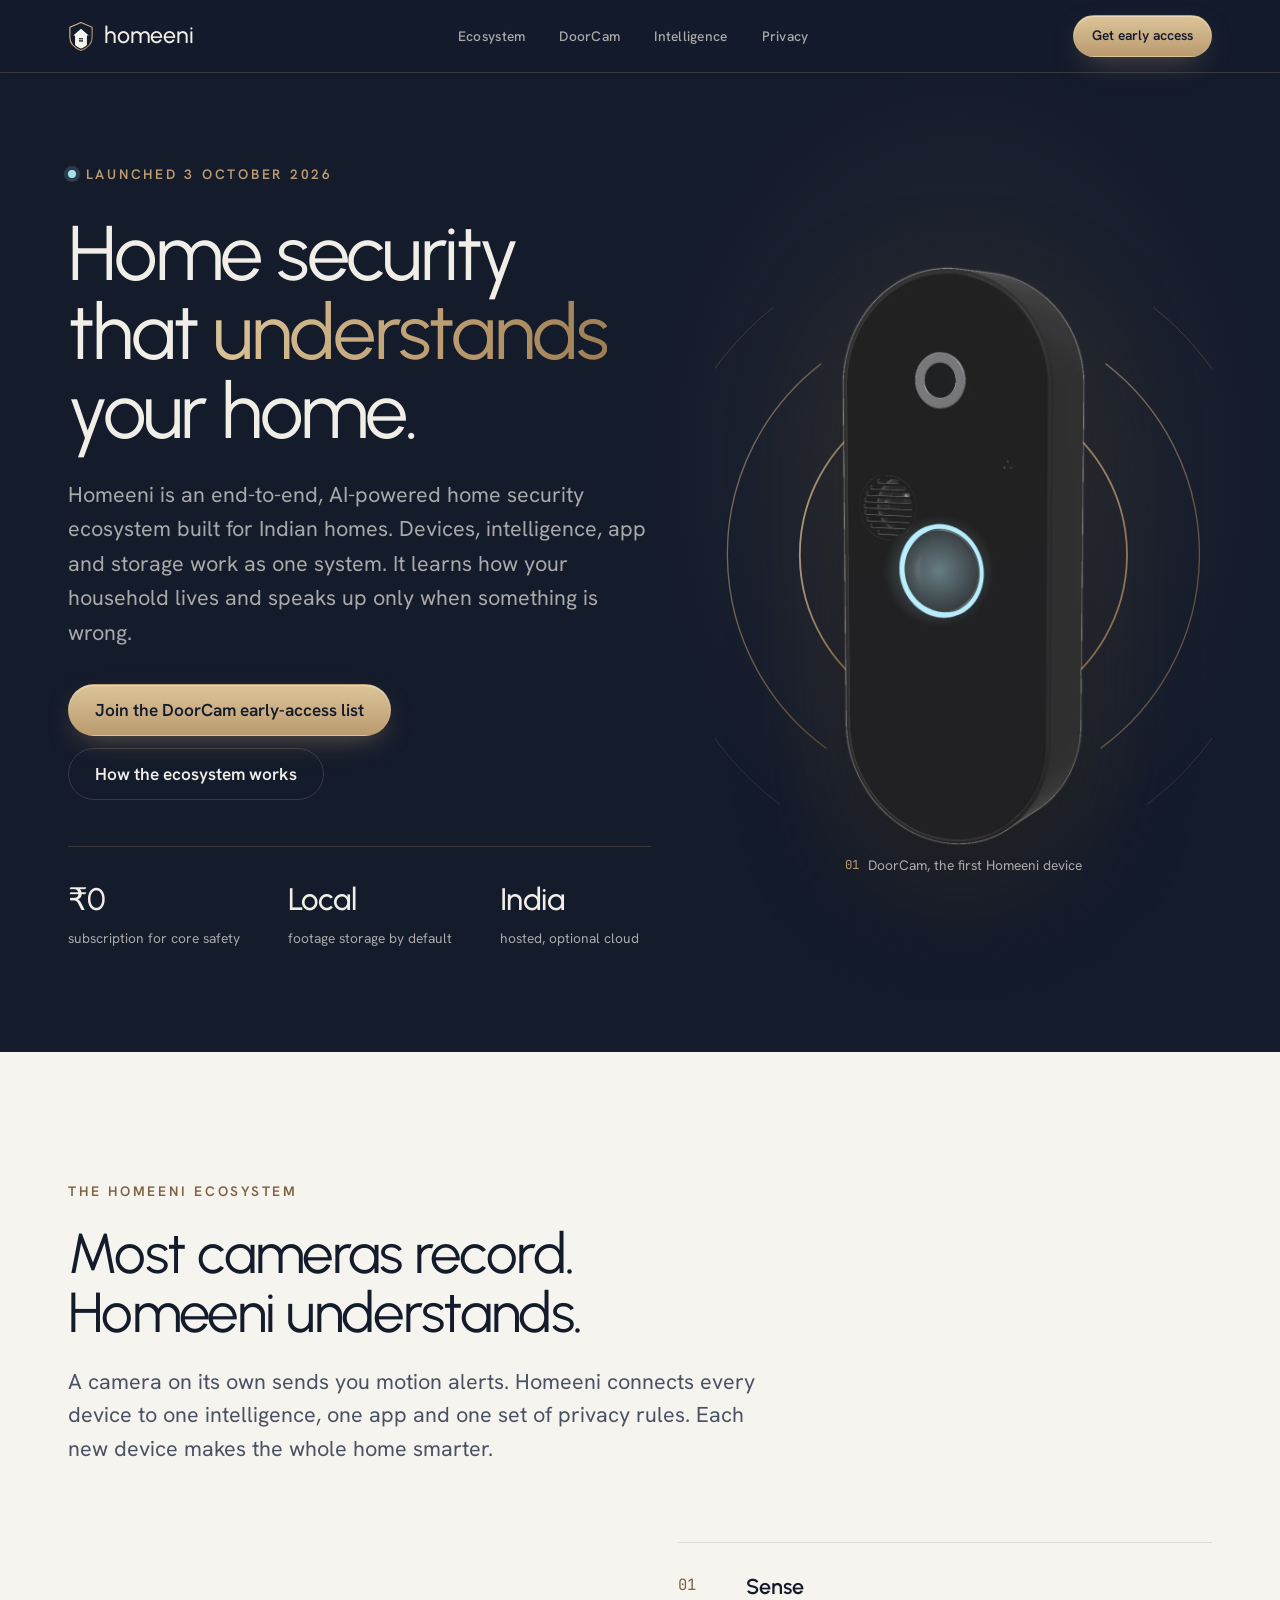
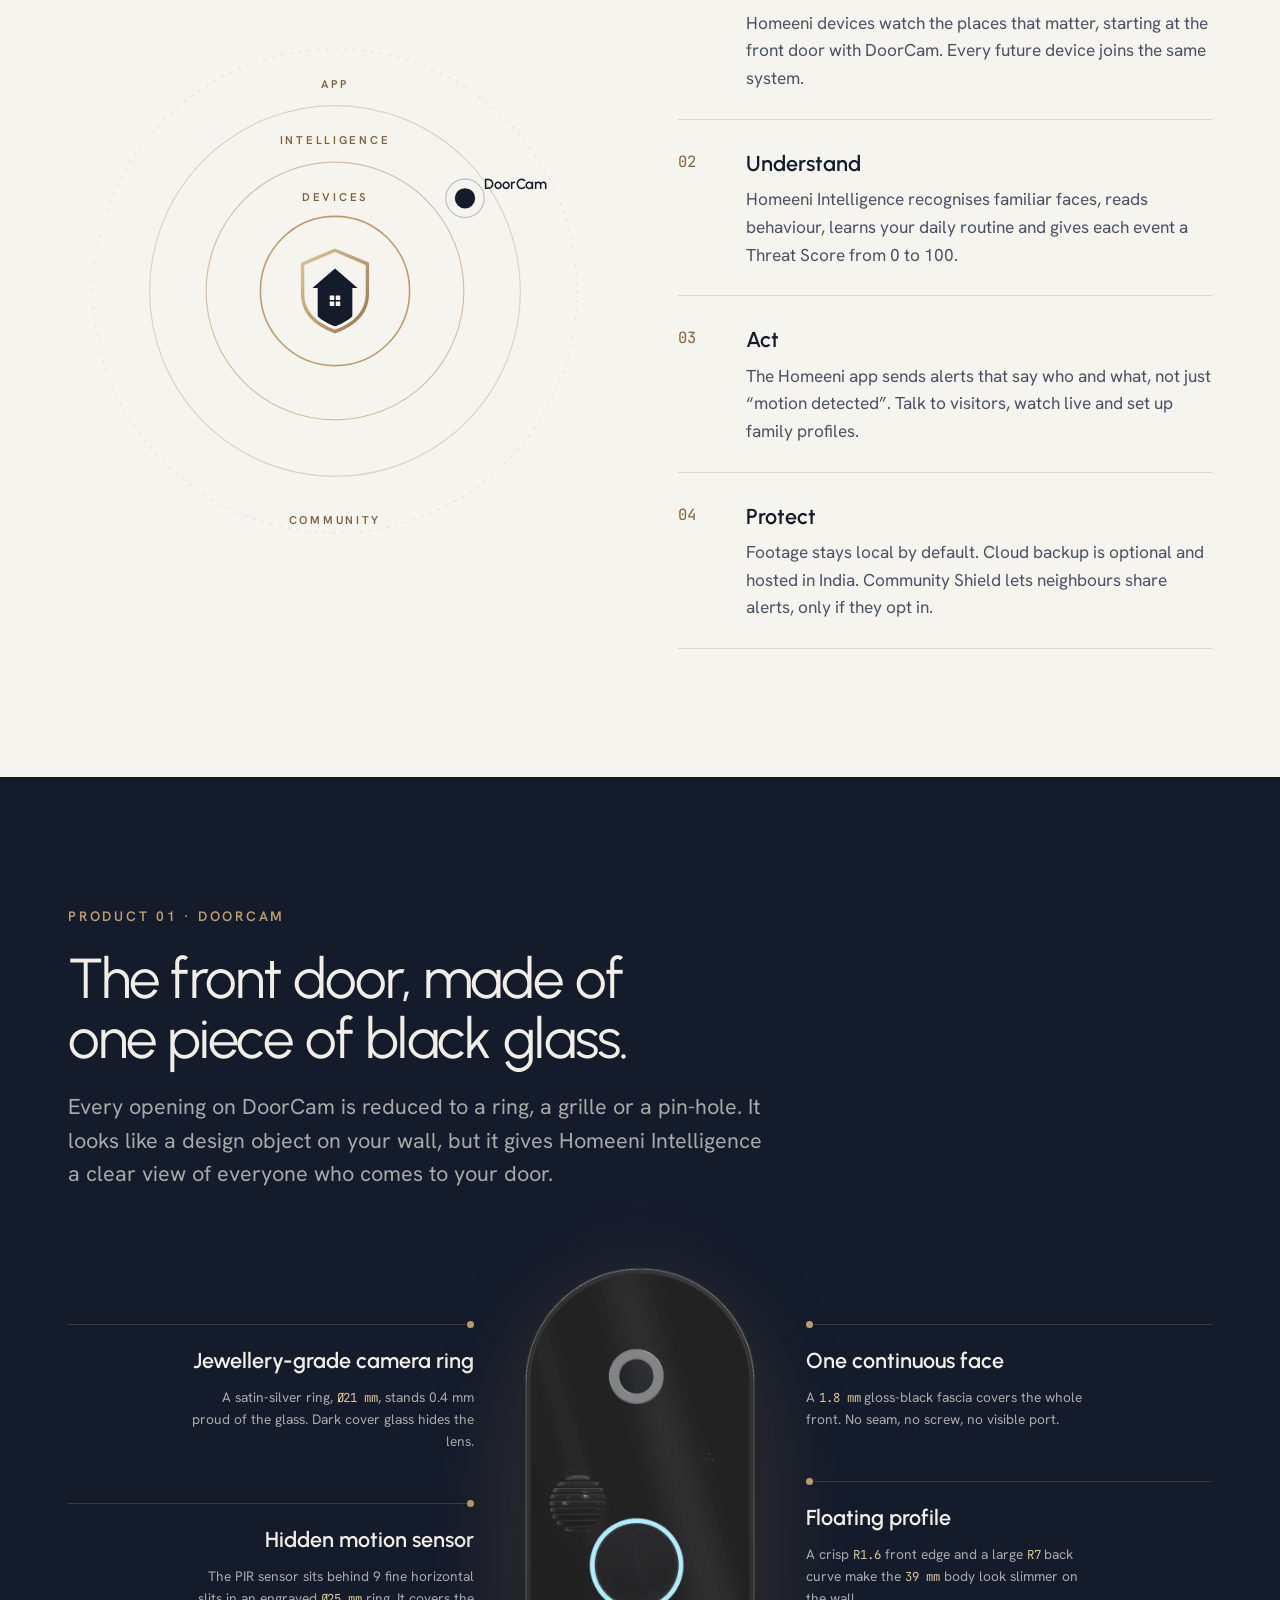
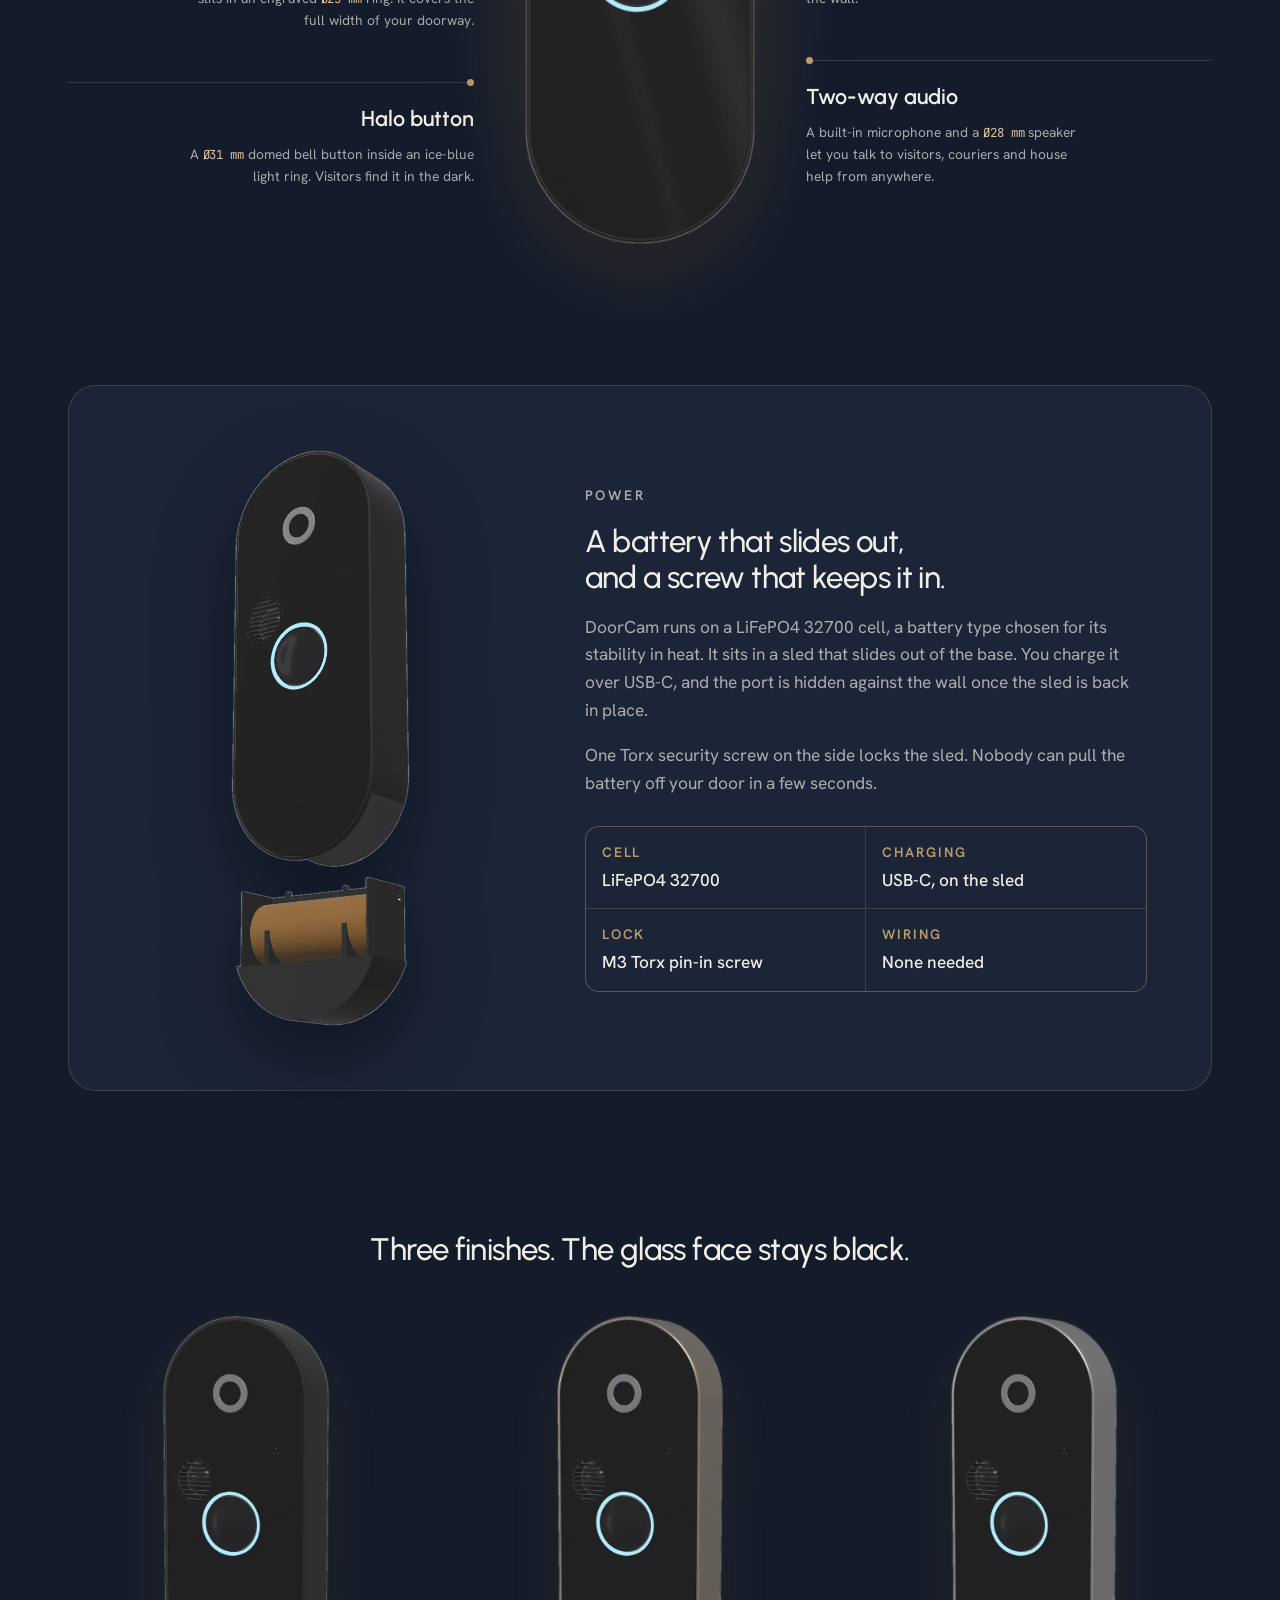
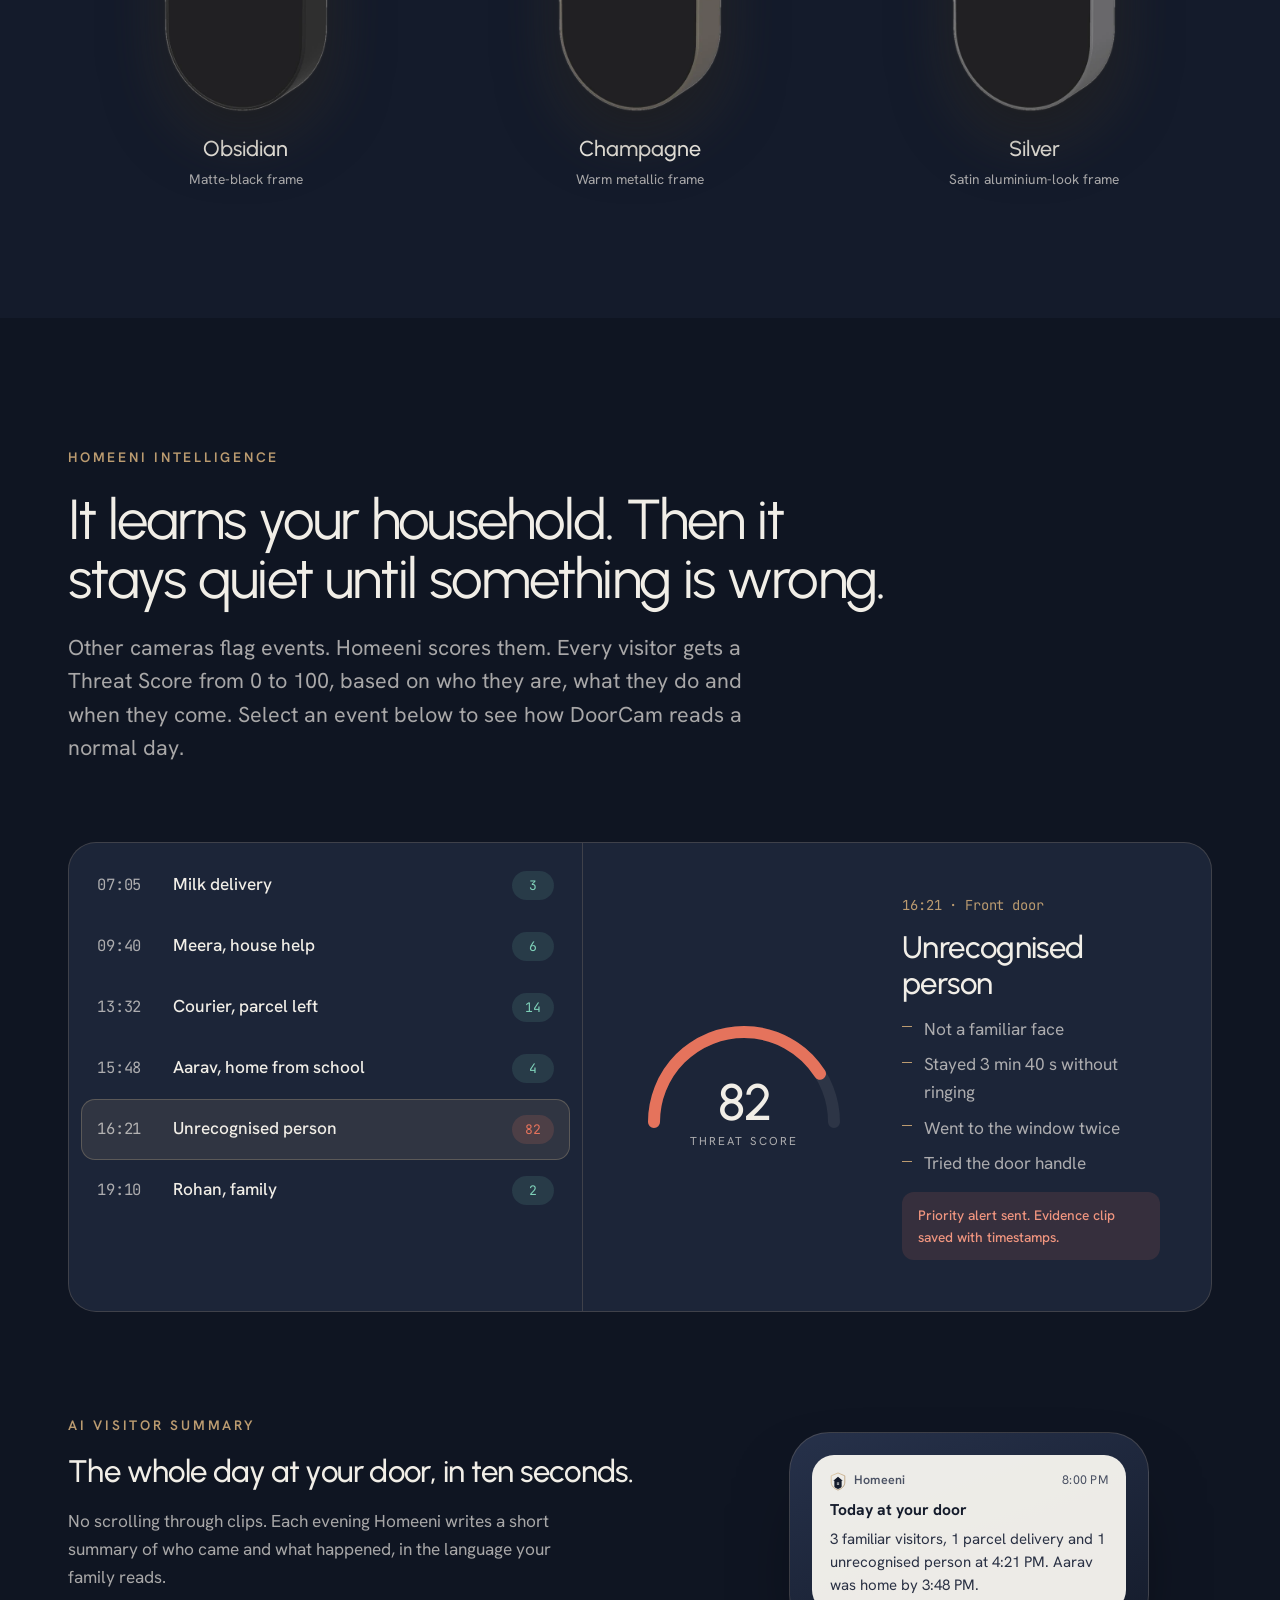
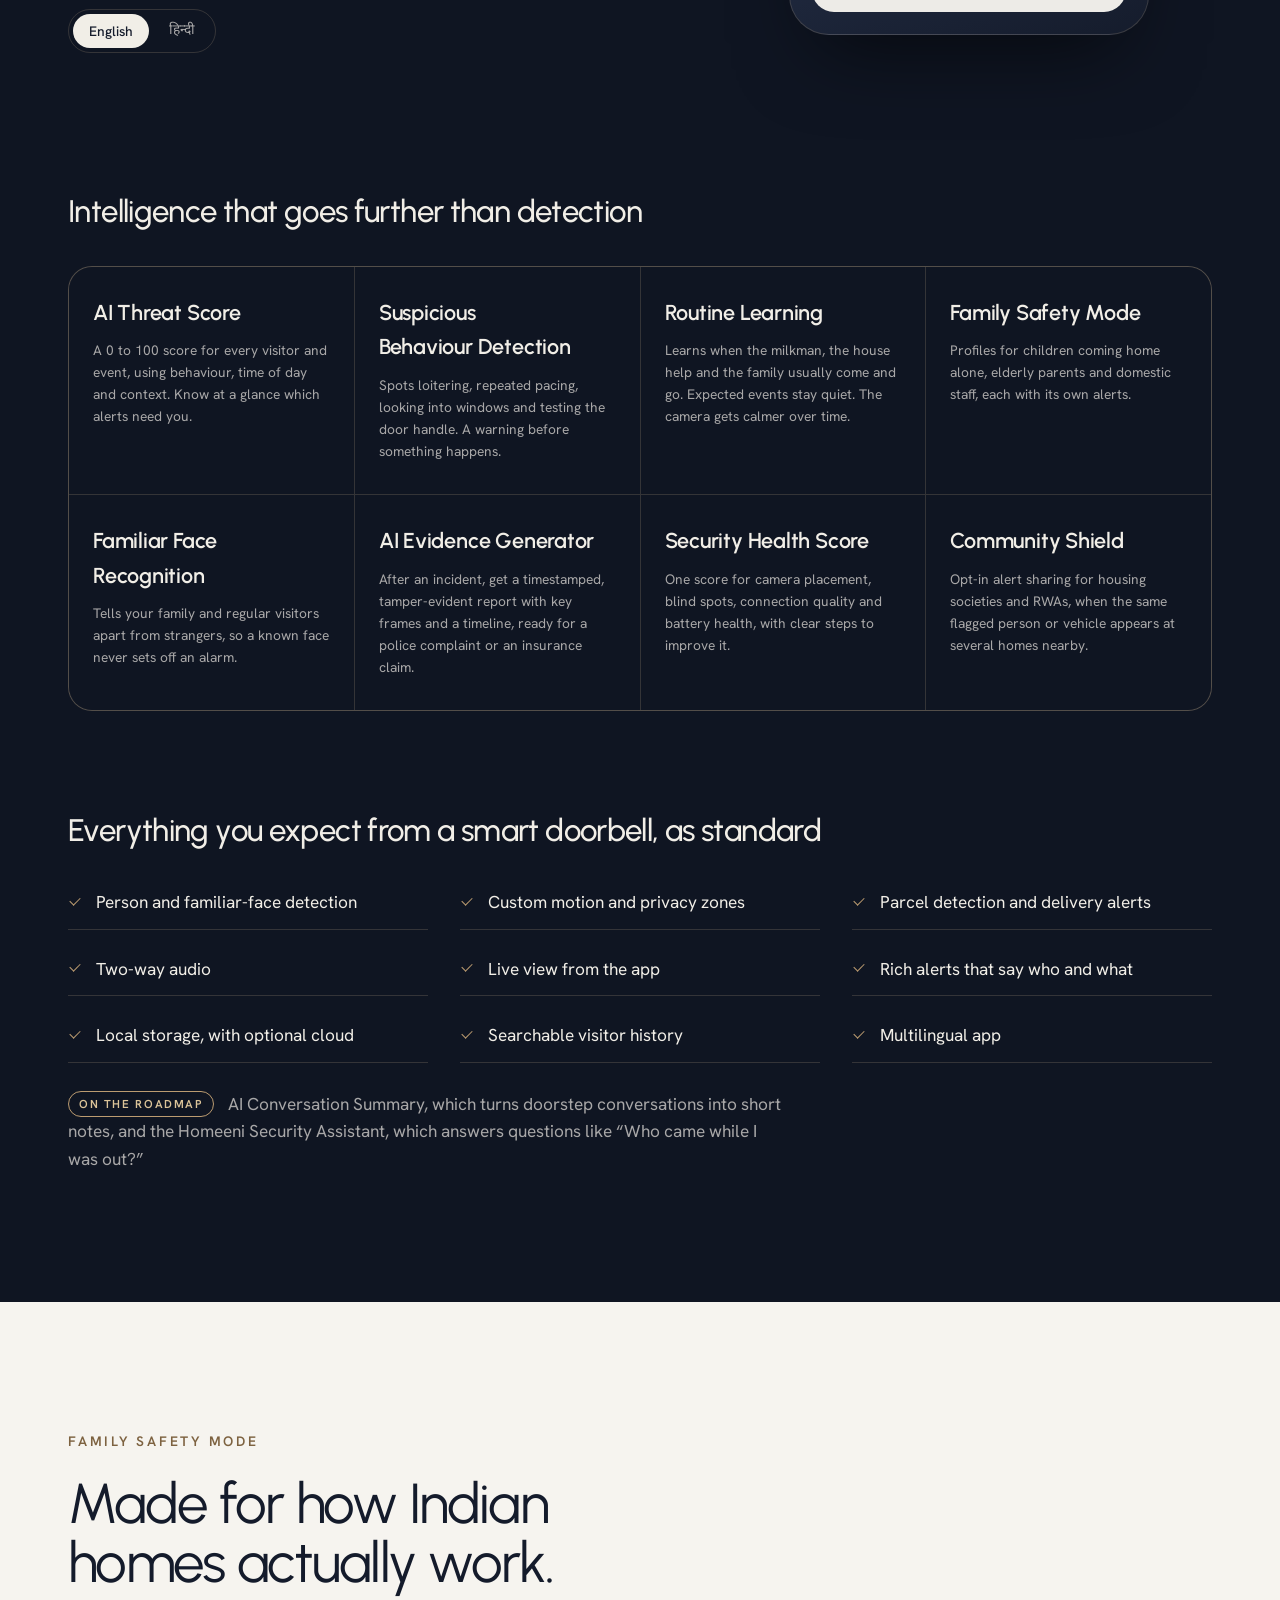
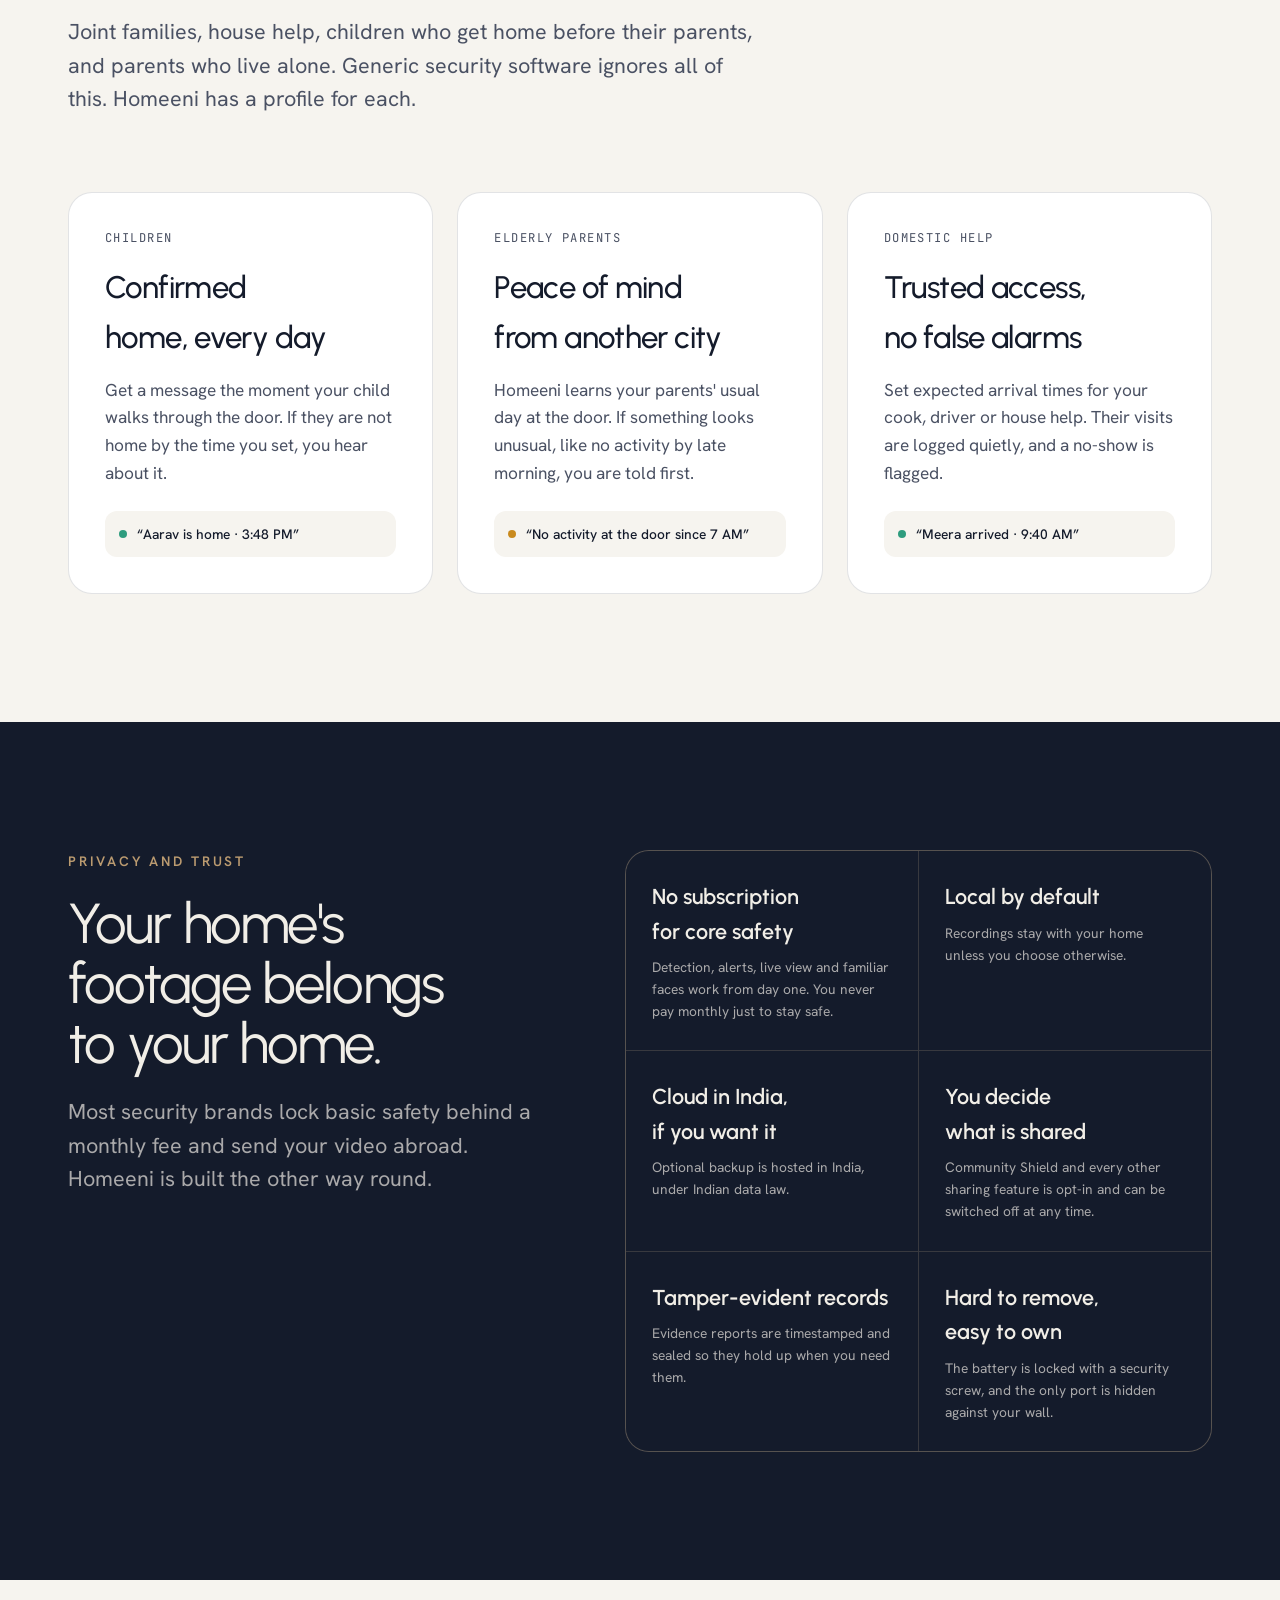
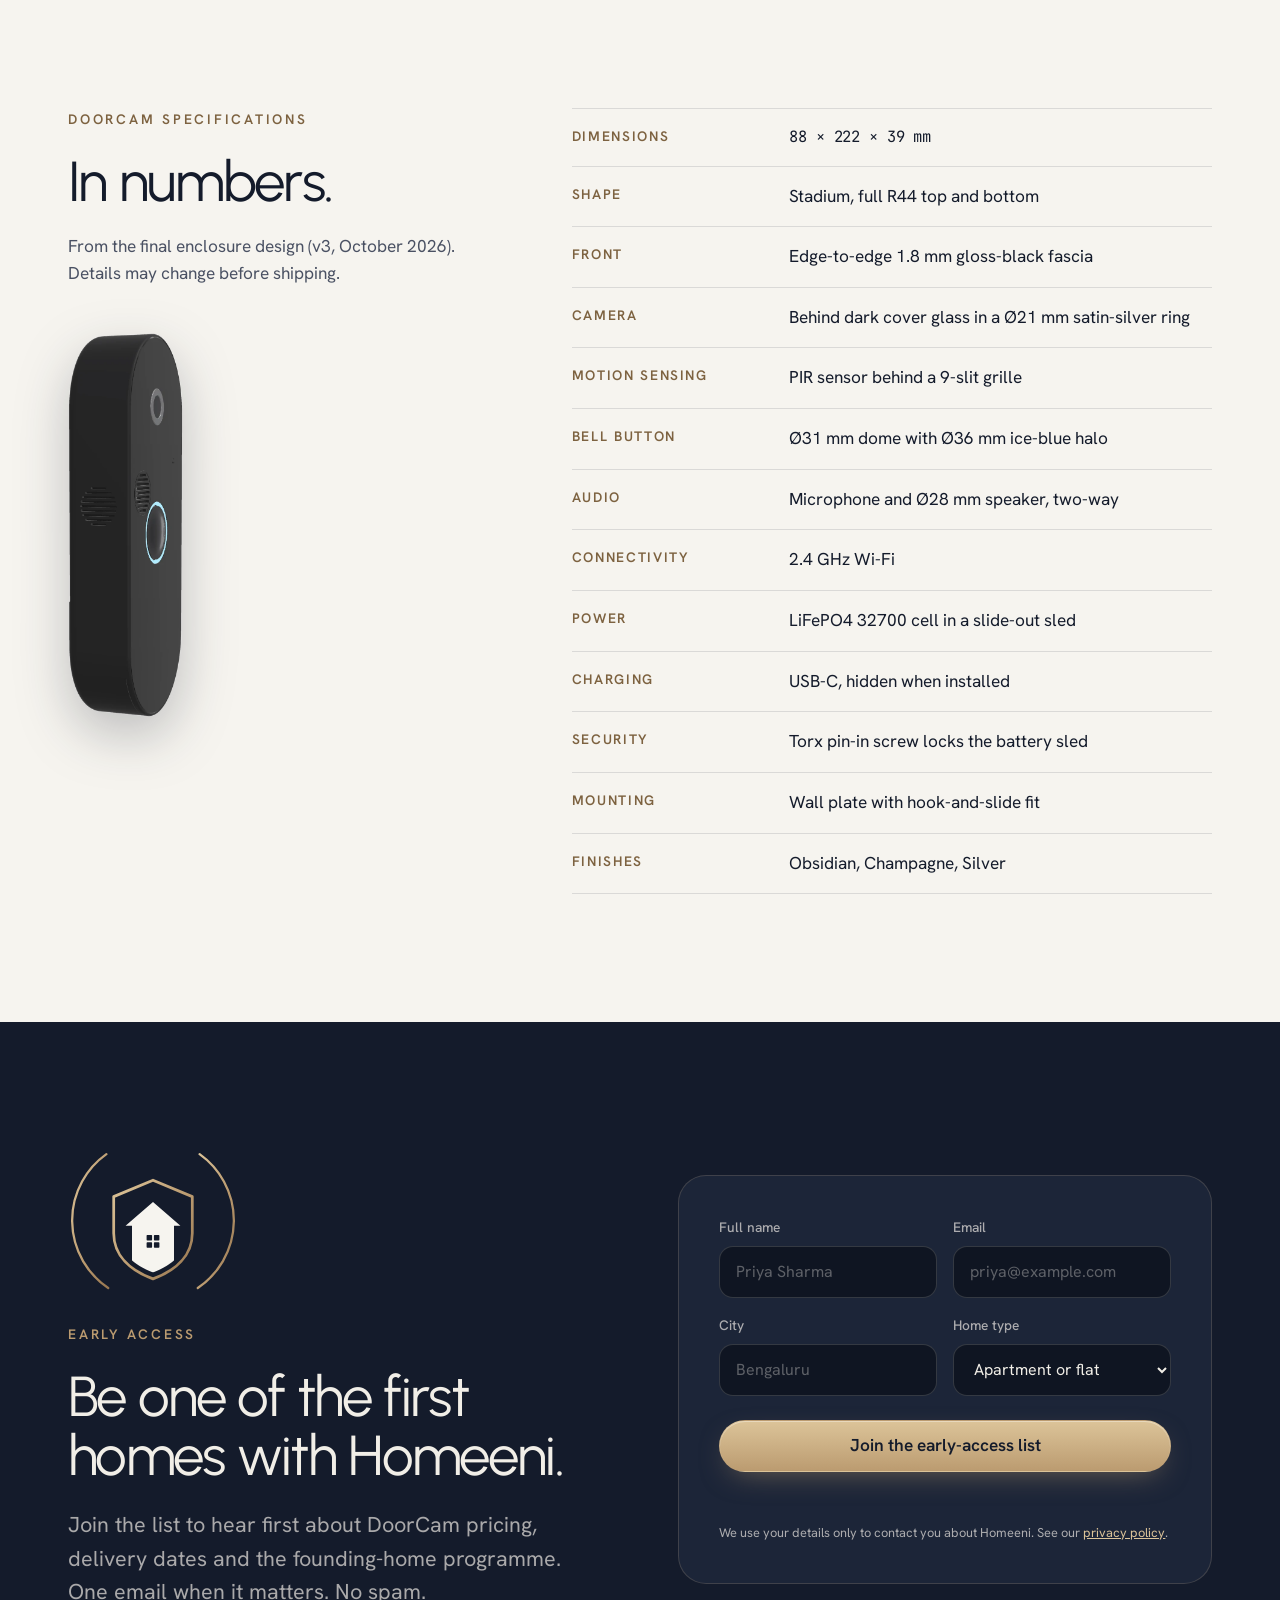
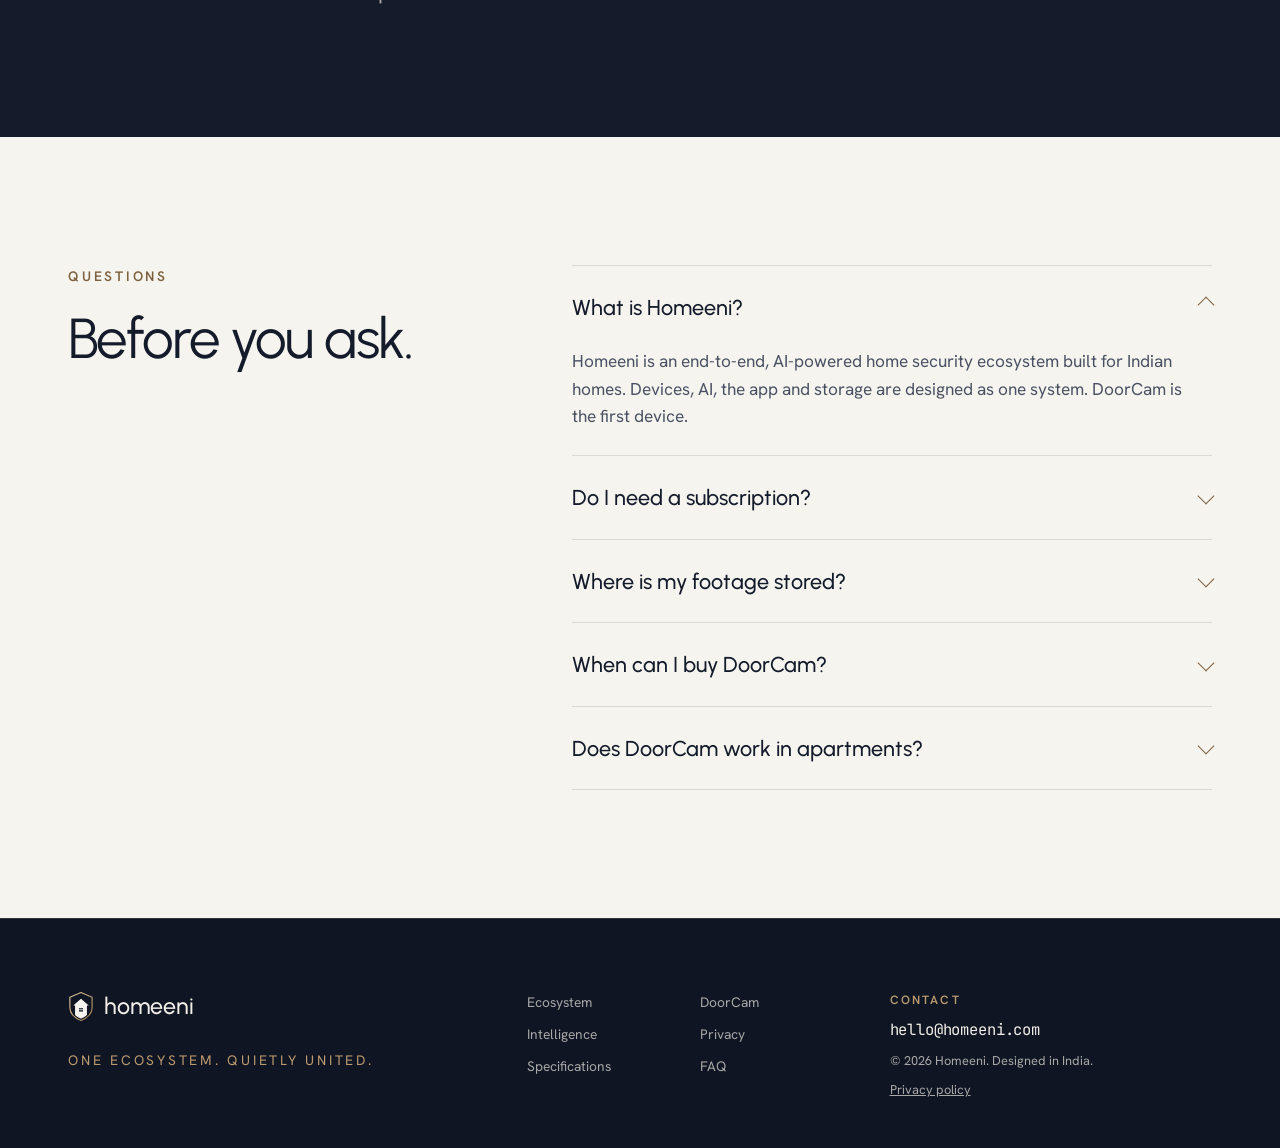
<file: index.html>
<!doctype html>
<html lang="en-IN">
<head>
<meta charset="utf-8">
<meta name="viewport" content="width=device-width, initial-scale=1, viewport-fit=cover">
<title>Homeeni | AI Home Security Ecosystem for Indian Homes · DoorCam</title>
<meta name="description" content="Homeeni is an end-to-end, AI-powered home security ecosystem built for Indian homes. Meet DoorCam, our first device: face recognition, AI Threat Score, routine learning and Family Safety Mode, with no subscription for core safety.">
<link rel="canonical" href="https://homeeni.com/">
<link rel="alternate" hreflang="en-IN" href="https://homeeni.com/">
<link rel="alternate" hreflang="x-default" href="https://homeeni.com/">
<meta name="robots" content="index, follow, max-image-preview:large">
<meta name="theme-color" content="#141B2B">
<meta name="color-scheme" content="light dark">
<meta name="referrer" content="strict-origin-when-cross-origin">
<meta name="format-detection" content="telephone=no">
<!--OG-->
<meta property="og:type" content="website">
<meta property="og:site_name" content="Homeeni">
<meta property="og:locale" content="en_IN">
<meta property="og:url" content="https://homeeni.com/">
<meta property="og:title" content="Homeeni | One ecosystem. Quietly united.">
<meta property="og:description" content="An end-to-end AI home security ecosystem built for Indian homes. DoorCam, the first Homeeni device, is now open for early access.">
<meta property="og:image" content="https://homeeni.com/assets/og-image.png">
<meta property="og:image:width" content="1200">
<meta property="og:image:height" content="630">
<meta property="og:image:alt" content="Homeeni DoorCam, a black glass doorbell camera with an ice-blue halo button, beside the Homeeni shield logo">
<meta name="twitter:card" content="summary_large_image">
<meta name="twitter:title" content="Homeeni | One ecosystem. Quietly united.">
<meta name="twitter:description" content="An end-to-end AI home security ecosystem built for Indian homes. Meet DoorCam.">
<meta name="twitter:image" content="https://homeeni.com/assets/og-image.png">
<!--/OG-->
<link rel="icon" href="/assets/favicon.svg" type="image/svg+xml">
<link rel="icon" href="/assets/favicon-32.png" sizes="32x32" type="image/png">
<link rel="apple-touch-icon" href="/assets/apple-touch-icon.png">
<link rel="manifest" href="/site.webmanifest">
<link rel="preload" href="/fonts/urbanist.woff2" as="font" type="font/woff2" crossorigin>
<link rel="preload" href="/fonts/hanken-grotesk.woff2" as="font" type="font/woff2" crossorigin>
<link rel="preload" href="/assets/doorcam-hero.webp" as="image" type="image/webp" fetchpriority="high">
<link rel="stylesheet" href="/styles.css">
<script type="application/ld+json">
{
  "@context": "https://schema.org",
  "@graph": [
    {
      "@type": "Organization",
      "@id": "https://homeeni.com/#organization",
      "name": "Homeeni",
      "url": "https://homeeni.com/",
      "logo": "https://homeeni.com/assets/logo-512.png",
      "slogan": "One ecosystem. Quietly united.",
      "description": "Homeeni builds an end-to-end, AI-powered home security ecosystem for Indian homes.",
      "areaServed": "IN",
      "email": "hello@homeeni.com"
    },
    {
      "@type": "WebSite",
      "@id": "https://homeeni.com/#website",
      "url": "https://homeeni.com/",
      "name": "Homeeni",
      "inLanguage": "en-IN",
      "publisher": { "@id": "https://homeeni.com/#organization" }
    },
    {
      "@type": "Product",
      "@id": "https://homeeni.com/#doorcam",
      "name": "Homeeni DoorCam",
      "description": "A battery-powered AI video doorbell camera with familiar-face recognition, AI Threat Score, suspicious behaviour detection, routine learning and Family Safety Mode. The first device in the Homeeni home security ecosystem.",
      "image": [
        "https://homeeni.com/assets/doorcam-hero.webp",
        "https://homeeni.com/assets/doorcam-front.webp"
      ],
      "brand": { "@type": "Brand", "name": "Homeeni" },
      "manufacturer": { "@id": "https://homeeni.com/#organization" },
      "category": "Smart video doorbell camera",
      "color": "Obsidian, Champagne, Silver",
      "depth": { "@type": "QuantitativeValue", "value": 39, "unitCode": "MMT" },
      "width": { "@type": "QuantitativeValue", "value": 88, "unitCode": "MMT" },
      "height": { "@type": "QuantitativeValue", "value": 222, "unitCode": "MMT" }
    },
    {
      "@type": "FAQPage",
      "@id": "https://homeeni.com/#faq",
      "mainEntity": [
        { "@type": "Question", "name": "What is Homeeni?", "acceptedAnswer": { "@type": "Answer", "text": "Homeeni is an end-to-end, AI-powered home security ecosystem built for Indian homes. Devices, AI, the app and storage are designed as one system. DoorCam is the first device." } },
        { "@type": "Question", "name": "Do I need a subscription?", "acceptedAnswer": { "@type": "Answer", "text": "No. Core safety features work without a subscription. Optional cloud backup, hosted in India, will be available for households that want it." } },
        { "@type": "Question", "name": "Where is my footage stored?", "acceptedAnswer": { "@type": "Answer", "text": "Footage is stored locally by default. If you switch on cloud backup, it is stored on servers in India. You decide what leaves your home." } },
        { "@type": "Question", "name": "When can I buy DoorCam?", "acceptedAnswer": { "@type": "Answer", "text": "DoorCam is in its final design stage. Pricing and delivery dates will be shared with the early-access list first." } },
        { "@type": "Question", "name": "Does DoorCam work in apartments?", "acceptedAnswer": { "@type": "Answer", "text": "Yes. DoorCam runs on its own battery and mounts on a wall plate, so it suits flats, gated societies and independent houses without new wiring." } }
      ]
    }
  ]
}
</script>
</head>
<body>
<!--BODY-->
<svg class="sprite" aria-hidden="true" focusable="false" width="0" height="0">
  <defs>
    <linearGradient id="hg-gold" x1="0" y1="0" x2="1" y2="1">
      <stop offset="0" stop-color="#DCC499"/>
      <stop offset=".55" stop-color="#BB9B70"/>
      <stop offset="1" stop-color="#977650"/>
    </linearGradient>
    <clipPath id="hg-clip"><path d="M400 216 L474 246 L474 318 C474 360 442 388 400 404 C358 388 326 360 326 318 L326 246 Z"/></clipPath>
    <symbol id="mark" viewBox="214 136 372 312">
      <path d="M298 145 A178 178 0 0 0 302 438" fill="none" stroke="url(#hg-gold)" stroke-width="5" stroke-linecap="round"/>
      <path d="M502 145 A178 178 0 0 1 498 438" fill="none" stroke="url(#hg-gold)" stroke-width="5" stroke-linecap="round"/>
      <path d="M400 202 L486 238 L486 318 C486 368 448 400 400 418 C352 400 314 368 314 318 L314 238 Z" fill="none" stroke="url(#hg-gold)" stroke-width="6" stroke-linejoin="round"/>
      <path clip-path="url(#hg-clip)" d="M400 250 L460 302 L446 302 L446 430 L354 430 L354 302 L340 302 Z" fill="currentColor"/>
      <rect x="386" y="322" width="12" height="12" rx="1.5"/><rect x="402" y="322" width="12" height="12" rx="1.5"/><rect x="386" y="338" width="12" height="12" rx="1.5"/><rect x="402" y="338" width="12" height="12" rx="1.5"/>
    </symbol>
    <symbol id="shield" viewBox="300 190 200 240">
      <path d="M400 202 L486 238 L486 318 C486 368 448 400 400 418 C352 400 314 368 314 318 L314 238 Z" fill="none" stroke="url(#hg-gold)" stroke-width="9" stroke-linejoin="round"/>
      <path clip-path="url(#hg-clip)" d="M400 250 L460 302 L446 302 L446 430 L354 430 L354 302 L340 302 Z" fill="currentColor"/>
      <rect x="386" y="322" width="12" height="12" rx="1.5"/><rect x="402" y="322" width="12" height="12" rx="1.5"/><rect x="386" y="338" width="12" height="12" rx="1.5"/><rect x="402" y="338" width="12" height="12" rx="1.5"/>
    </symbol>
  </defs>
</svg>

<a class="skip" href="#main">Skip to content</a>

<header class="site-header" id="top">
  <div class="wrap header-row">
    <a class="brand" href="#top" aria-label="Homeeni home">
      <svg class="brand-mark" aria-hidden="true"><use href="#shield"/></svg>
      <span class="brand-word">homeeni</span>
    </a>
    <nav class="nav" aria-label="Primary">
      <a href="#ecosystem">Ecosystem</a>
      <a href="#doorcam">DoorCam</a>
      <a href="#intelligence">Intelligence</a>
      <a href="#privacy">Privacy</a>
    </nav>
    <a class="btn btn-gold btn-sm" href="#early-access">Get early access</a>
  </div>
</header>

<main id="main">

<!-- HERO -->
<section class="hero band-navy" aria-labelledby="hero-title">
  <div class="wrap hero-grid">
    <div class="hero-copy">
      <p class="eyebrow eyebrow-gold"><span class="live-dot" aria-hidden="true"></span>Launched 3 October 2026</p>
      <h1 id="hero-title" class="display">Home security that <em>understands</em> your home.</h1>
      <p class="lede">Homeeni is an end-to-end, AI-powered home security ecosystem built for Indian homes. Devices, intelligence, app and storage work as one system. It learns how your household lives and speaks up only when something is wrong.</p>
      <div class="cta-row">
        <a class="btn btn-gold" href="#early-access">Join the DoorCam early-access list</a>
        <a class="btn btn-ghost" href="#ecosystem">How the ecosystem works</a>
      </div>
      <ul class="hero-facts" aria-label="Homeeni commitments">
        <li><strong>₹0</strong><span>subscription for core safety</span></li>
        <li><strong>Local</strong><span>footage storage by default</span></li>
        <li><strong>India</strong><span>hosted, optional cloud</span></li>
      </ul>
    </div>
    <figure class="hero-visual">
      <svg class="signal" viewBox="0 0 600 720" aria-hidden="true">
        <g fill="none" stroke="url(#hg-gold)" stroke-linecap="round">
          <path class="arc a1" d="M186 196 A200 200 0 0 0 190 524" stroke-width="2.2"/>
          <path class="arc a1" d="M414 196 A200 200 0 0 1 410 524" stroke-width="2.2"/>
          <path class="arc a2" d="M128 128 A290 290 0 0 0 134 592" stroke-width="1.6"/>
          <path class="arc a2" d="M472 128 A290 290 0 0 1 466 592" stroke-width="1.6"/>
          <path class="arc a3" d="M70 60 A380 380 0 0 0 78 660" stroke-width="1"/>
          <path class="arc a3" d="M530 60 A380 380 0 0 1 522 660" stroke-width="1"/>
        </g>
      </svg>
      <div class="device">
        <img src="/assets/doorcam-hero.webp" width="516" height="1226" alt="Homeeni DoorCam in Obsidian: a stadium-shaped black glass doorbell camera with a silver camera ring and an ice-blue halo button" fetchpriority="high">
        <span class="halo-glow" aria-hidden="true"></span>
      </div>
      <figcaption class="hero-caption"><span class="mono">01</span> DoorCam, the first Homeeni device</figcaption>
    </figure>
  </div>
</section>

<!-- ECOSYSTEM -->
<section class="band-ivory section" id="ecosystem" aria-labelledby="eco-title">
  <div class="wrap">
    <div class="section-head">
      <p class="eyebrow">The Homeeni ecosystem</p>
      <h2 id="eco-title" class="h2">Most cameras record.<br>Homeeni understands.</h2>
      <p class="sub">A camera on its own sends you motion alerts. Homeeni connects every device to one intelligence, one app and one set of privacy rules. Each new device makes the whole home smarter.</p>
    </div>

    <div class="eco-grid">
      <figure class="eco-diagram" aria-label="Diagram: the Homeeni home at the centre, surrounded by rings for devices, intelligence, the app and the community">
        <svg viewBox="0 0 460 460" role="img" aria-hidden="true">
          <g fill="none">
            <circle cx="230" cy="230" r="214" class="ring r4"/>
            <circle cx="230" cy="230" r="164" class="ring r3"/>
            <circle cx="230" cy="230" r="114" class="ring r2"/>
            <circle cx="230" cy="230" r="66" class="ring r1"/>
          </g>
          <use href="#shield" x="196" y="190" width="68" height="80" class="eco-shield"/>
          <g class="ring-label">
            <text x="230" y="150" text-anchor="middle">DEVICES</text>
            <text x="230" y="100" text-anchor="middle">INTELLIGENCE</text>
            <text x="230" y="50" text-anchor="middle">APP</text>
            <text x="230" y="436" text-anchor="middle">COMMUNITY</text>
          </g>
          <g class="node-doorcam">
            <circle cx="345" cy="148" r="9"/>
            <circle cx="345" cy="148" r="17" class="pulse"/>
          </g>
          <text x="362" y="140" class="node-label">DoorCam</text>
        </svg>
      </figure>

      <ol class="layers">
        <li>
          <span class="layer-n mono">01</span>
          <div><h3>Sense</h3><p>Homeeni devices watch the places that matter, starting at the front door with DoorCam. Every future device joins the same system.</p></div>
        </li>
        <li>
          <span class="layer-n mono">02</span>
          <div><h3>Understand</h3><p>Homeeni Intelligence recognises familiar faces, reads behaviour, learns your daily routine and gives each event a Threat Score from 0 to 100.</p></div>
        </li>
        <li>
          <span class="layer-n mono">03</span>
          <div><h3>Act</h3><p>The Homeeni app sends alerts that say who and what, not just “motion detected”. Talk to visitors, watch live and set up family profiles.</p></div>
        </li>
        <li>
          <span class="layer-n mono">04</span>
          <div><h3>Protect</h3><p>Footage stays local by default. Cloud backup is optional and hosted in India. Community Shield lets neighbours share alerts, only if they opt in.</p></div>
        </li>
      </ol>
    </div>
  </div>
</section>

<!-- DOORCAM -->
<section class="band-navy section doorcam" id="doorcam" aria-labelledby="dc-title">
  <div class="wrap">
    <div class="section-head">
      <p class="eyebrow eyebrow-gold">Product 01 · DoorCam</p>
      <h2 id="dc-title" class="h2">The front door, made of one piece of black glass.</h2>
      <p class="sub">Every opening on DoorCam is reduced to a ring, a grille or a pin-hole. It looks like a design object on your wall, but it gives Homeeni Intelligence a clear view of everyone who comes to your door.</p>
    </div>

    <div class="anatomy">
      <ul class="callouts callouts-left">
        <li class="co co-camera"><h3>Jewellery-grade camera ring</h3><p>A satin-silver ring, <span class="mono">Ø21 mm</span>, stands 0.4 mm proud of the glass. Dark cover glass hides the lens.</p></li>
        <li class="co co-pir"><h3>Hidden motion sensor</h3><p>The PIR sensor sits behind 9 fine horizontal slits in an engraved <span class="mono">Ø25 mm</span> ring. It covers the full width of your doorway.</p></li>
        <li class="co co-button"><h3>Halo button</h3><p>A <span class="mono">Ø31 mm</span> domed bell button inside an ice-blue light ring. Visitors find it in the dark.</p></li>
      </ul>
      <div class="anatomy-device">
        <img src="/assets/doorcam-front.webp" width="514" height="1288" loading="lazy" decoding="async" alt="DoorCam front view showing the camera ring at the top, the motion-sensor grille and the halo button">
      </div>
      <ul class="callouts callouts-right">
        <li class="co"><h3>One continuous face</h3><p>A <span class="mono">1.8 mm</span> gloss-black fascia covers the whole front. No seam, no screw, no visible port.</p></li>
        <li class="co"><h3>Floating profile</h3><p>A crisp <span class="mono">R1.6</span> front edge and a large <span class="mono">R7</span> back curve make the <span class="mono">39 mm</span> body look slimmer on the wall.</p></li>
        <li class="co"><h3>Two-way audio</h3><p>A built-in microphone and a <span class="mono">Ø28 mm</span> speaker let you talk to visitors, couriers and house help from anywhere.</p></li>
      </ul>
    </div>

    <div class="sled">
      <div class="sled-visual">
        <img src="/assets/doorcam-sled.webp" width="353" height="1135" loading="lazy" decoding="async" alt="DoorCam with its battery sled slid out from the base, showing the cylindrical LiFePO4 cell">
      </div>
      <div class="sled-copy">
        <p class="eyebrow eyebrow-gold">Power</p>
        <h3 class="h3">A battery that slides out, and a screw that keeps it in.</h3>
        <p>DoorCam runs on a LiFePO4 32700 cell, a battery type chosen for its stability in heat. It sits in a sled that slides out of the base. You charge it over USB-C, and the port is hidden against the wall once the sled is back in place.</p>
        <p>One Torx security screw on the side locks the sled. Nobody can pull the battery off your door in a few seconds.</p>
        <dl class="mini-specs">
          <div><dt>Cell</dt><dd>LiFePO4 32700</dd></div>
          <div><dt>Charging</dt><dd>USB-C, on the sled</dd></div>
          <div><dt>Lock</dt><dd>M3 Torx pin-in screw</dd></div>
          <div><dt>Wiring</dt><dd>None needed</dd></div>
        </dl>
      </div>
    </div>

    <div class="finishes" aria-labelledby="fin-title">
      <h3 id="fin-title" class="h3">Three finishes. The glass face stays black.</h3>
      <div class="finish-row">
        <figure><img src="/assets/doorcam-obsidian.webp" width="420" height="998" loading="lazy" decoding="async" alt="DoorCam in Obsidian, with a matte-black frame"><figcaption><strong>Obsidian</strong><span>Matte-black frame</span></figcaption></figure>
        <figure><img src="/assets/doorcam-champagne.webp" width="420" height="998" loading="lazy" decoding="async" alt="DoorCam in Champagne, with a warm metallic frame"><figcaption><strong>Champagne</strong><span>Warm metallic frame</span></figcaption></figure>
        <figure><img src="/assets/doorcam-silver.webp" width="420" height="998" loading="lazy" decoding="async" alt="DoorCam in Silver, with a satin aluminium-look frame"><figcaption><strong>Silver</strong><span>Satin aluminium-look frame</span></figcaption></figure>
      </div>
    </div>
  </div>
</section>

<!-- INTELLIGENCE -->
<section class="band-deep section" id="intelligence" aria-labelledby="ai-title">
  <div class="wrap">
    <div class="section-head">
      <p class="eyebrow eyebrow-gold">Homeeni Intelligence</p>
      <h2 id="ai-title" class="h2">It learns your household. Then it stays quiet until something is wrong.</h2>
      <p class="sub">Other cameras flag events. Homeeni scores them. Every visitor gets a Threat Score from 0 to 100, based on who they are, what they do and when they come. Select an event below to see how DoorCam reads a normal day.</p>
    </div>

    <div class="day" id="day">
      <div class="day-list" role="listbox" aria-label="Events at the door today" tabindex="0">
        <!-- filled by script; static fallback below -->
        <button class="ev" role="option" data-i="0"><span class="t mono">07:05</span><span class="who">Milk delivery</span><span class="score s-low mono">3</span></button>
        <button class="ev" role="option" data-i="1"><span class="t mono">09:40</span><span class="who">Meera, house help</span><span class="score s-low mono">6</span></button>
        <button class="ev" role="option" data-i="2"><span class="t mono">13:32</span><span class="who">Courier, parcel left</span><span class="score s-low mono">14</span></button>
        <button class="ev" role="option" data-i="3"><span class="t mono">15:48</span><span class="who">Aarav, home from school</span><span class="score s-low mono">4</span></button>
        <button class="ev" role="option" data-i="4" aria-selected="true"><span class="t mono">16:21</span><span class="who">Unrecognised person</span><span class="score s-high mono">82</span></button>
        <button class="ev" role="option" data-i="5"><span class="t mono">19:10</span><span class="who">Rohan, family</span><span class="score s-low mono">2</span></button>
      </div>

      <div class="day-detail" aria-live="polite">
        <div class="gauge" aria-hidden="true">
          <svg viewBox="0 0 220 130">
            <path d="M20 115 A90 90 0 0 1 200 115" class="g-track"/>
            <path d="M20 115 A90 90 0 0 1 200 115" class="g-fill" id="g-fill" pathLength="100"/>
          </svg>
          <div class="g-num"><span id="g-num" class="mono">82</span><small>Threat Score</small></div>
        </div>
        <div class="detail-copy">
          <p class="d-time mono" id="d-time">16:21 · Front door</p>
          <h3 class="h3" id="d-title">Unrecognised person</h3>
          <ul class="signals" id="d-signals">
            <li>Not a familiar face</li>
            <li>Stayed 3 min 40 s without ringing</li>
            <li>Went to the window twice</li>
            <li>Tried the door handle</li>
          </ul>
          <p class="verdict v-high" id="d-verdict">Priority alert sent. Evidence clip saved with timestamps.</p>
        </div>
      </div>
    </div>

    <div class="summary-card">
      <div class="summary-copy">
        <p class="eyebrow eyebrow-gold">AI Visitor Summary</p>
        <h3 class="h3">The whole day at your door, in ten seconds.</h3>
        <p>No scrolling through clips. Each evening Homeeni writes a short summary of who came and what happened, in the language your family reads.</p>
        <div class="lang" role="group" aria-label="Summary language">
          <button type="button" class="lang-btn" data-lang="en" aria-pressed="true">English</button>
          <button type="button" class="lang-btn" data-lang="hi" aria-pressed="false">हिन्दी</button>
        </div>
      </div>
      <div class="phone" aria-label="Example Homeeni app notification">
        <div class="notif">
          <div class="notif-head"><svg class="notif-icon" aria-hidden="true"><use href="#shield"/></svg><span>Homeeni</span><span class="notif-time">8:00 PM</span></div>
          <p class="notif-title" id="sum-title">Today at your door</p>
          <p class="notif-body" id="sum-body">3 familiar visitors, 1 parcel delivery and 1 unrecognised person at 4:21 PM. Aarav was home by 3:48 PM.</p>
        </div>
      </div>
    </div>

    <h3 class="h3 grid-title">Intelligence that goes further than detection</h3>
    <div class="features">
      <article class="feat"><h4>AI Threat Score</h4><p>A 0 to 100 score for every visitor and event, using behaviour, time of day and context. Know at a glance which alerts need you.</p></article>
      <article class="feat"><h4>Suspicious Behaviour Detection</h4><p>Spots loitering, repeated pacing, looking into windows and testing the door handle. A warning before something happens.</p></article>
      <article class="feat"><h4>Routine Learning</h4><p>Learns when the milkman, the house help and the family usually come and go. Expected events stay quiet. The camera gets calmer over time.</p></article>
      <article class="feat"><h4>Family Safety Mode</h4><p>Profiles for children coming home alone, elderly parents and domestic staff, each with its own alerts.</p></article>
      <article class="feat"><h4>Familiar Face Recognition</h4><p>Tells your family and regular visitors apart from strangers, so a known face never sets off an alarm.</p></article>
      <article class="feat"><h4>AI Evidence Generator</h4><p>After an incident, get a timestamped, tamper-evident report with key frames and a timeline, ready for a police complaint or an insurance claim.</p></article>
      <article class="feat"><h4>Security Health Score</h4><p>One score for camera placement, blind spots, connection quality and battery health, with clear steps to improve it.</p></article>
      <article class="feat"><h4>Community Shield</h4><p>Opt-in alert sharing for housing societies and RWAs, when the same flagged person or vehicle appears at several homes nearby.</p></article>
    </div>

    <div class="standard">
      <h3 class="h3">Everything you expect from a smart doorbell, as standard</h3>
      <ul class="std-list">
        <li>Person and familiar-face detection</li>
        <li>Custom motion and privacy zones</li>
        <li>Parcel detection and delivery alerts</li>
        <li>Two-way audio</li>
        <li>Live view from the app</li>
        <li>Rich alerts that say who and what</li>
        <li>Local storage, with optional cloud</li>
        <li>Searchable visitor history</li>
        <li>Multilingual app</li>
      </ul>
      <p class="roadmap"><span class="tag">On the roadmap</span> AI Conversation Summary, which turns doorstep conversations into short notes, and the Homeeni Security Assistant, which answers questions like “Who came while I was out?”</p>
    </div>
  </div>
</section>

<!-- FAMILY -->
<section class="band-ivory section" id="family" aria-labelledby="fam-title">
  <div class="wrap">
    <div class="section-head">
      <p class="eyebrow">Family Safety Mode</p>
      <h2 id="fam-title" class="h2">Made for how Indian homes actually work.</h2>
      <p class="sub">Joint families, house help, children who get home before their parents, and parents who live alone. Generic security software ignores all of this. Homeeni has a profile for each.</p>
    </div>
    <div class="profiles">
      <article class="profile">
        <p class="p-kicker mono">Children</p>
        <h3>Confirmed home, every day</h3>
        <p>Get a message the moment your child walks through the door. If they are not home by the time you set, you hear about it.</p>
        <p class="p-alert"><span class="dot dot-ok" aria-hidden="true"></span>“Aarav is home · 3:48 PM”</p>
      </article>
      <article class="profile">
        <p class="p-kicker mono">Elderly parents</p>
        <h3>Peace of mind from another city</h3>
        <p>Homeeni learns your parents' usual day at the door. If something looks unusual, like no activity by late morning, you are told first.</p>
        <p class="p-alert"><span class="dot dot-warn" aria-hidden="true"></span>“No activity at the door since 7 AM”</p>
      </article>
      <article class="profile">
        <p class="p-kicker mono">Domestic help</p>
        <h3>Trusted access, no false alarms</h3>
        <p>Set expected arrival times for your cook, driver or house help. Their visits are logged quietly, and a no-show is flagged.</p>
        <p class="p-alert"><span class="dot dot-ok" aria-hidden="true"></span>“Meera arrived · 9:40 AM”</p>
      </article>
    </div>
  </div>
</section>

<!-- PRIVACY -->
<section class="band-navy section" id="privacy" aria-labelledby="priv-title">
  <div class="wrap privacy-grid">
    <div class="section-head">
      <p class="eyebrow eyebrow-gold">Privacy and trust</p>
      <h2 id="priv-title" class="h2">Your home's footage belongs to your home.</h2>
      <p class="sub">Most security brands lock basic safety behind a monthly fee and send your video abroad. Homeeni is built the other way round.</p>
    </div>
    <ul class="promises">
      <li><h3>No subscription for core safety</h3><p>Detection, alerts, live view and familiar faces work from day one. You never pay monthly just to stay safe.</p></li>
      <li><h3>Local by default</h3><p>Recordings stay with your home unless you choose otherwise.</p></li>
      <li><h3>Cloud in India, if you want it</h3><p>Optional backup is hosted in India, under Indian data law.</p></li>
      <li><h3>You decide what is shared</h3><p>Community Shield and every other sharing feature is opt-in and can be switched off at any time.</p></li>
      <li><h3>Tamper-evident records</h3><p>Evidence reports are timestamped and sealed so they hold up when you need them.</p></li>
      <li><h3>Hard to remove, easy to own</h3><p>The battery is locked with a security screw, and the only port is hidden against your wall.</p></li>
    </ul>
  </div>
</section>

<!-- SPECS -->
<section class="band-ivory section" id="specs" aria-labelledby="spec-title">
  <div class="wrap specs-grid">
    <div class="section-head">
      <p class="eyebrow">DoorCam specifications</p>
      <h2 id="spec-title" class="h2">In numbers.</h2>
      <p class="sub small">From the final enclosure design (v3, October 2026). Details may change before shipping.</p>
      <img class="spec-img" src="/assets/doorcam-angle.webp" width="381" height="1271" loading="lazy" decoding="async" alt="DoorCam seen from the side, showing its slim 39 mm profile">
    </div>
    <div class="table-wrap">
      <table class="spec-table">
        <caption class="sr-only">Homeeni DoorCam specifications</caption>
        <tbody>
          <tr><th scope="row">Dimensions</th><td class="mono">88 × 222 × 39 mm</td></tr>
          <tr><th scope="row">Shape</th><td>Stadium, full R44 top and bottom</td></tr>
          <tr><th scope="row">Front</th><td>Edge-to-edge 1.8 mm gloss-black fascia</td></tr>
          <tr><th scope="row">Camera</th><td>Behind dark cover glass in a Ø21 mm satin-silver ring</td></tr>
          <tr><th scope="row">Motion sensing</th><td>PIR sensor behind a 9-slit grille</td></tr>
          <tr><th scope="row">Bell button</th><td>Ø31 mm dome with Ø36 mm ice-blue halo</td></tr>
          <tr><th scope="row">Audio</th><td>Microphone and Ø28 mm speaker, two-way</td></tr>
          <tr><th scope="row">Connectivity</th><td>2.4 GHz Wi-Fi</td></tr>
          <tr><th scope="row">Power</th><td>LiFePO4 32700 cell in a slide-out sled</td></tr>
          <tr><th scope="row">Charging</th><td>USB-C, hidden when installed</td></tr>
          <tr><th scope="row">Security</th><td>Torx pin-in screw locks the battery sled</td></tr>
          <tr><th scope="row">Mounting</th><td>Wall plate with hook-and-slide fit</td></tr>
          <tr><th scope="row">Finishes</th><td>Obsidian, Champagne, Silver</td></tr>
        </tbody>
      </table>
    </div>
  </div>
</section>

<!-- EARLY ACCESS -->
<section class="band-navy section access" id="early-access" aria-labelledby="ea-title">
  <div class="wrap access-grid">
    <div>
      <svg class="access-mark" aria-hidden="true"><use href="#mark"/></svg>
      <p class="eyebrow eyebrow-gold">Early access</p>
      <h2 id="ea-title" class="h2">Be one of the first homes with Homeeni.</h2>
      <p class="sub">Join the list to hear first about DoorCam pricing, delivery dates and the founding-home programme. One email when it matters. No spam.</p>
    </div>
    <form class="form" id="ea-form" novalidate>
      <div class="field"><label for="ea-name">Full name</label><input id="ea-name" name="name" type="text" autocomplete="name" required maxlength="80" placeholder="Priya Sharma"></div>
      <div class="field"><label for="ea-email">Email</label><input id="ea-email" name="email" type="email" autocomplete="email" required maxlength="120" placeholder="priya@example.com"></div>
      <div class="field"><label for="ea-city">City</label><input id="ea-city" name="city" type="text" autocomplete="address-level2" maxlength="60" placeholder="Bengaluru"></div>
      <div class="field"><label for="ea-home">Home type</label>
        <select id="ea-home" name="home">
          <option value="apartment">Apartment or flat</option>
          <option value="society">Gated society</option>
          <option value="independent">Independent house</option>
          <option value="villa">Villa</option>
        </select>
      </div>
      <div class="hp" aria-hidden="true"><label for="ea-website">Website</label><input id="ea-website" name="website" type="text" tabindex="-1" autocomplete="off"></div>
      <button class="btn btn-gold btn-block" type="submit" id="ea-submit">Join the early-access list</button>
      <p class="form-msg" id="ea-msg" role="status" aria-live="polite"></p>
      <p class="form-note">We use your details only to contact you about Homeeni. See our <a href="/privacy.html">privacy policy</a>.</p>
    </form>
  </div>
</section>

<!-- FAQ -->
<section class="band-ivory section" id="faq" aria-labelledby="faq-title">
  <div class="wrap faq-grid">
    <div class="section-head">
      <p class="eyebrow">Questions</p>
      <h2 id="faq-title" class="h2">Before you ask.</h2>
    </div>
    <div class="faq">
      <details open><summary>What is Homeeni?</summary><p>Homeeni is an end-to-end, AI-powered home security ecosystem built for Indian homes. Devices, AI, the app and storage are designed as one system. DoorCam is the first device.</p></details>
      <details><summary>Do I need a subscription?</summary><p>No. Core safety features work without a subscription. Optional cloud backup, hosted in India, will be available for households that want it.</p></details>
      <details><summary>Where is my footage stored?</summary><p>Footage is stored locally by default. If you switch on cloud backup, it is stored on servers in India. You decide what leaves your home.</p></details>
      <details><summary>When can I buy DoorCam?</summary><p>DoorCam is in its final design stage. Pricing and delivery dates will be shared with the early-access list first.</p></details>
      <details><summary>Does DoorCam work in apartments?</summary><p>Yes. DoorCam runs on its own battery and mounts on a wall plate, so it suits flats, gated societies and independent houses without new wiring.</p></details>
    </div>
  </div>
</section>

</main>

<footer class="site-footer band-deep">
  <div class="wrap footer-grid">
    <div class="f-brand">
      <a class="brand" href="#top" aria-label="Homeeni, back to top">
        <svg class="brand-mark" aria-hidden="true"><use href="#shield"/></svg>
        <span class="brand-word">homeeni</span>
      </a>
      <p class="tagline">One ecosystem. Quietly united.</p>
    </div>
    <nav class="f-nav" aria-label="Footer">
      <a href="#ecosystem">Ecosystem</a>
      <a href="#doorcam">DoorCam</a>
      <a href="#intelligence">Intelligence</a>
      <a href="#privacy">Privacy</a>
      <a href="#specs">Specifications</a>
      <a href="#faq">FAQ</a>
    </nav>
    <div class="f-contact">
      <p class="f-label">Contact</p>
      <p class="mono selectable">hello@homeeni.com</p>
      <p class="f-small">© 2026 Homeeni. Designed in India.</p>
      <p class="f-small"><a href="/privacy.html">Privacy policy</a></p>
    </div>
  </div>
</footer>

<script src="/main.js" defer></script>
<!--/BODY-->
</body>
</html>
</file>
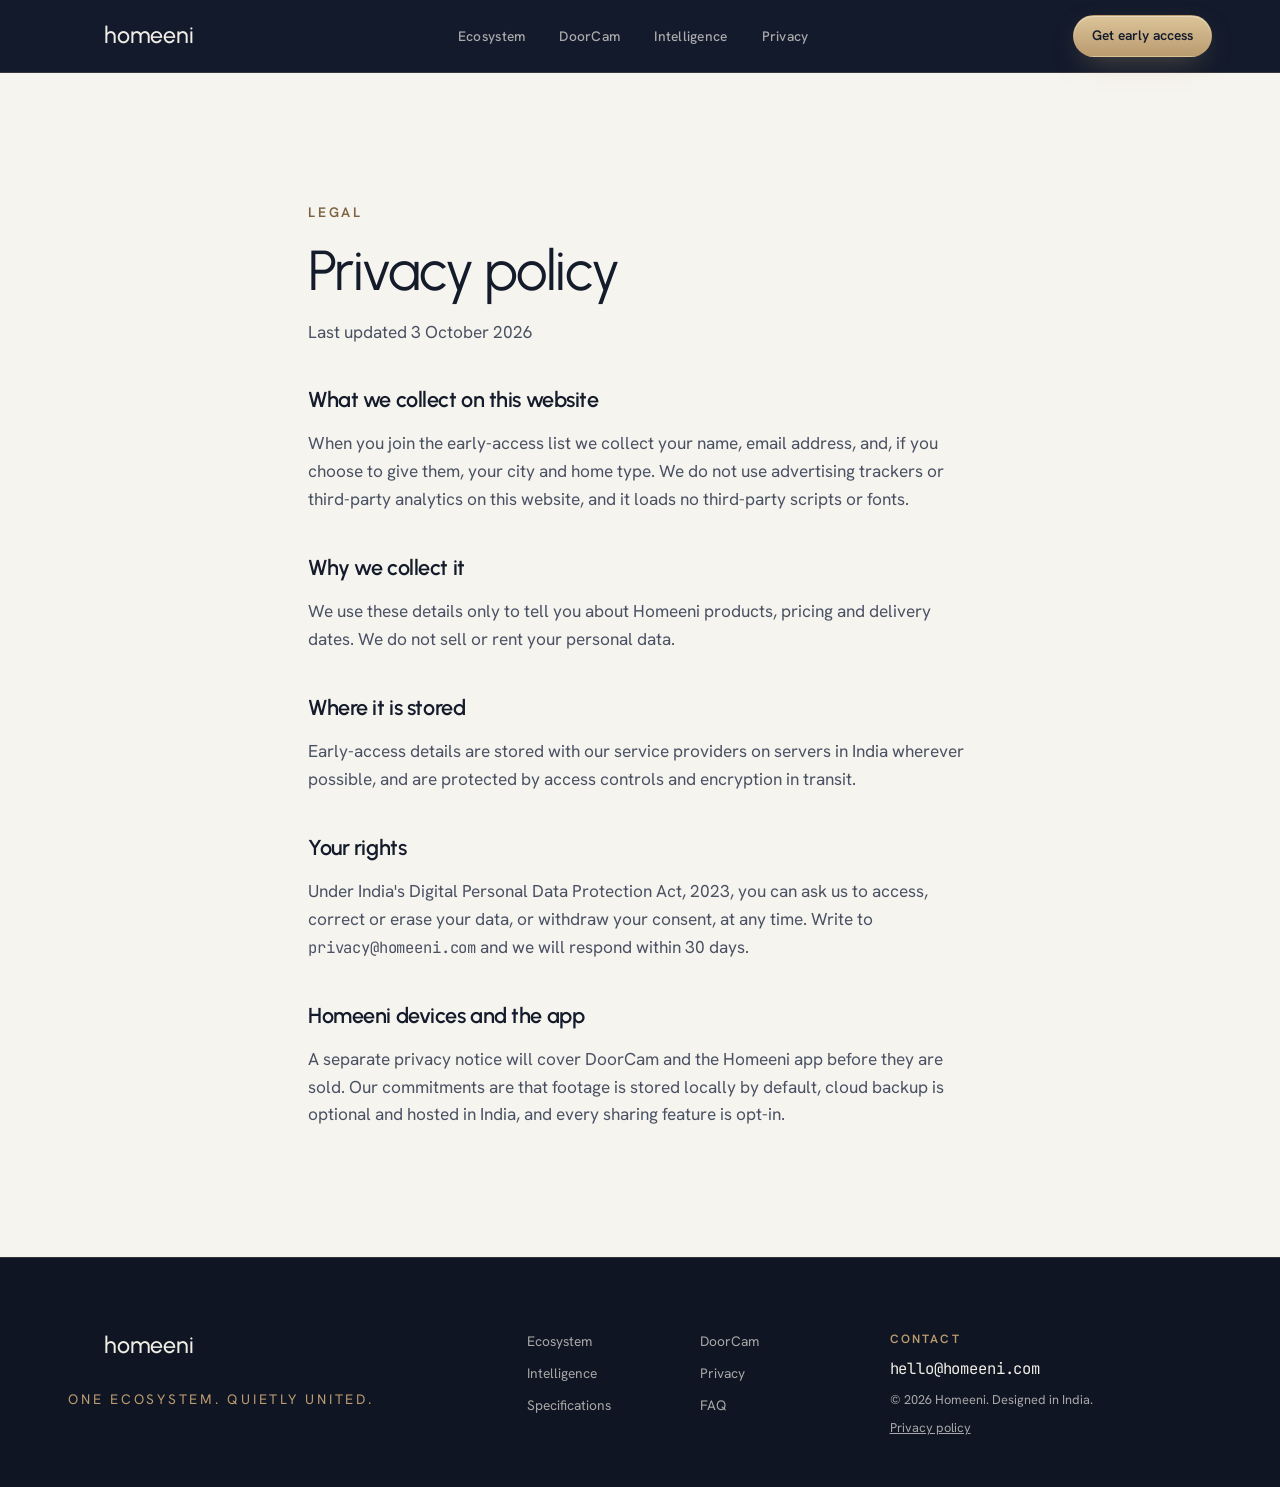
<file: privacy.html>
<!doctype html>
<html lang="en-IN">
<head>
<meta charset="utf-8">
<meta name="viewport" content="width=device-width, initial-scale=1, viewport-fit=cover">
<title>Privacy Policy | Homeeni</title>
<meta name="description" content="How Homeeni collects, uses and protects your personal data, in line with India's Digital Personal Data Protection Act, 2023.">
<link rel="canonical" href="https://homeeni.com/privacy.html">
<meta name="robots" content="index, follow">
<meta name="theme-color" content="#141B2B">
<link rel="icon" href="/assets/favicon.svg" type="image/svg+xml">
<link rel="apple-touch-icon" href="/assets/apple-touch-icon.png">
<link rel="stylesheet" href="/styles.css">
</head>
<body>
<svg class="sprite" aria-hidden="true" focusable="false" width="0" height="0">
  <defs>
    <linearGradient id="hg-gold" x1="0" y1="0" x2="1" y2="1">
      <stop offset="0" stop-color="#DCC499"/>
      <stop offset=".55" stop-color="#BB9B70"/>
      <stop offset="1" stop-color="#977650"/>
    </linearGradient>
    <clipPath id="hg-clip"><path d="M400 216 L474 246 L474 318 C474 360 442 388 400 404 C358 388 326 360 326 318 L326 246 Z"/></clipPath>
    <symbol id="mark" viewBox="214 136 372 312">
      <path d="M298 145 A178 178 0 0 0 302 438" fill="none" stroke="url(#hg-gold)" stroke-width="5" stroke-linecap="round"/>
      <path d="M502 145 A178 178 0 0 1 498 438" fill="none" stroke="url(#hg-gold)" stroke-width="5" stroke-linecap="round"/>
      <path d="M400 202 L486 238 L486 318 C486 368 448 400 400 418 C352 400 314 368 314 318 L314 238 Z" fill="none" stroke="url(#hg-gold)" stroke-width="6" stroke-linejoin="round"/>
      <path clip-path="url(#hg-clip)" d="M400 250 L460 302 L446 302 L446 430 L354 430 L354 302 L340 302 Z" fill="currentColor"/>
      <rect x="386" y="322" width="12" height="12" rx="1.5"/><rect x="402" y="322" width="12" height="12" rx="1.5"/><rect x="386" y="338" width="12" height="12" rx="1.5"/><rect x="402" y="338" width="12" height="12" rx="1.5"/>
    </symbol>
    <symbol id="shield" viewBox="300 190 200 240">
      <path d="M400 202 L486 238 L486 318 C486 368 448 400 400 418 C352 400 314 368 314 318 L314 238 Z" fill="none" stroke="url(#hg-gold)" stroke-width="9" stroke-linejoin="round"/>
      <path clip-path="url(#hg-clip)" d="M400 250 L460 302 L446 302 L446 430 L354 430 L354 302 L340 302 Z" fill="currentColor"/>
      <rect x="386" y="322" width="12" height="12" rx="1.5"/><rect x="402" y="322" width="12" height="12" rx="1.5"/><rect x="386" y="338" width="12" height="12" rx="1.5"/><rect x="402" y="338" width="12" height="12" rx="1.5"/>
    </symbol>
  </defs>
</svg>
<header class="site-header" id="top">
  <div class="wrap header-row">
    <a class="brand" href="/#top" aria-label="Homeeni home">
      <svg class="brand-mark" aria-hidden="true"><use href="/#shield"/></svg>
      <span class="brand-word">homeeni</span>
    </a>
    <nav class="nav" aria-label="Primary">
      <a href="/#ecosystem">Ecosystem</a>
      <a href="/#doorcam">DoorCam</a>
      <a href="/#intelligence">Intelligence</a>
      <a href="/#privacy">Privacy</a>
    </nav>
    <a class="btn btn-gold btn-sm" href="/#early-access">Get early access</a>
  </div>
</header>
<main id="main">
<section class="band-ivory section legal" aria-labelledby="pp-title">
  <div class="wrap legal-body">
    <p class="eyebrow">Legal</p>
    <h1 id="pp-title" class="h2">Privacy policy</h1>
    <p class="sub small">Last updated 3 October 2026</p>
    <h2 class="h3">What we collect on this website</h2>
    <p>When you join the early-access list we collect your name, email address, and, if you choose to give them, your city and home type. We do not use advertising trackers or third-party analytics on this website, and it loads no third-party scripts or fonts.</p>
    <h2 class="h3">Why we collect it</h2>
    <p>We use these details only to tell you about Homeeni products, pricing and delivery dates. We do not sell or rent your personal data.</p>
    <h2 class="h3">Where it is stored</h2>
    <p>Early-access details are stored with our service providers on servers in India wherever possible, and are protected by access controls and encryption in transit.</p>
    <h2 class="h3">Your rights</h2>
    <p>Under India's Digital Personal Data Protection Act, 2023, you can ask us to access, correct or erase your data, or withdraw your consent, at any time. Write to <span class="mono">privacy@homeeni.com</span> and we will respond within 30 days.</p>
    <h2 class="h3">Homeeni devices and the app</h2>
    <p>A separate privacy notice will cover DoorCam and the Homeeni app before they are sold. Our commitments are that footage is stored locally by default, cloud backup is optional and hosted in India, and every sharing feature is opt-in.</p>
  </div>
</section>
</main>
<footer class="site-footer band-deep">
  <div class="wrap footer-grid">
    <div class="f-brand">
      <a class="brand" href="/#top" aria-label="Homeeni, back to top">
        <svg class="brand-mark" aria-hidden="true"><use href="/#shield"/></svg>
        <span class="brand-word">homeeni</span>
      </a>
      <p class="tagline">One ecosystem. Quietly united.</p>
    </div>
    <nav class="f-nav" aria-label="Footer">
      <a href="/#ecosystem">Ecosystem</a>
      <a href="/#doorcam">DoorCam</a>
      <a href="/#intelligence">Intelligence</a>
      <a href="/#privacy">Privacy</a>
      <a href="/#specs">Specifications</a>
      <a href="/#faq">FAQ</a>
    </nav>
    <div class="f-contact">
      <p class="f-label">Contact</p>
      <p class="mono selectable">hello@homeeni.com</p>
      <p class="f-small">© 2026 Homeeni. Designed in India.</p>
      <p class="f-small"><a href="/privacy.html">Privacy policy</a></p>
    </div>
  </div>
</footer>
</body>
</html>
</file>
<file: styles.css>
/* Homeeni · layout concept: alternating navy and ivory bands, taken from the two halves of the brand board.
   The logo's signal arcs are the one recurring motif (hero, ecosystem rings, early access). */
@font-face{font-family:"Urbanist";src:url("/fonts/urbanist.woff2") format("woff2");font-weight:100 900;font-display:swap}
@font-face{font-family:"Hanken Grotesk";src:url("/fonts/hanken-grotesk.woff2") format("woff2");font-weight:100 900;font-display:swap}
@font-face{font-family:"JetBrains Mono";src:url("/fonts/jetbrains-mono.woff2") format("woff2");font-weight:400;font-display:swap}
@font-face{font-family:"Noto Sans Devanagari";src:url("/fonts/noto-devanagari.woff2") format("woff2");font-weight:400;font-display:swap;unicode-range:U+0900-097F,U+1CD0-1CF9,U+200C-200D,U+20A8,U+20B9,U+25CC,U+A830-A839,U+A8E0-A8FF}

:root{
  --navy:#141B2B;      /* brand navy */
  --deep:#0F1522;      /* deeper band */
  --raised:#1C2538;    /* raised surface on navy */
  --ivory:#F6F4EF;     /* brand ivory */
  --ivory-2:#ECE7DD;   /* ivory surface */
  --gold:#BB9B70;      /* brand gold */
  --gold-hi:#DCC499;   /* gold highlight on navy */
  --gold-ink:#7D6240;  /* gold text on ivory (AA) */
  --halo:#A6E3F0;      /* DoorCam's ice-blue halo */
  --on-navy:#F1EEE7;
  --on-navy-2:rgba(241,238,231,.68);
  --on-navy-line:rgba(220,196,153,.18);
  --on-ivory:#141B2B;
  --on-ivory-2:#4A5163;
  --on-ivory-line:rgba(20,27,43,.12);
  --ok:#7FD1B9; --warn:#E8B45A; --alert:#E5735C;

  --f-display:"Urbanist","Avenir Next","Segoe UI",system-ui,sans-serif;
  --f-body:"Hanken Grotesk","Helvetica Neue","Segoe UI",system-ui,sans-serif;
  --f-mono:"JetBrains Mono",ui-monospace,"SF Mono",Menlo,monospace;
  --f-deva:"Noto Sans Devanagari","Nirmala UI","Kohinoor Devanagari",sans-serif;

  --step--1:clamp(.8rem,.78rem + .1vw,.86rem);
  --step-0:clamp(1rem,.97rem + .15vw,1.08rem);
  --step-1:clamp(1.15rem,1.08rem + .35vw,1.35rem);
  --step-2:clamp(1.45rem,1.25rem + .9vw,1.95rem);
  --step-3:clamp(2.1rem,1.6rem + 2.4vw,3.6rem);
  --step-4:clamp(2.6rem,1.8rem + 3.8vw,5.1rem);

  --gutter:clamp(16px,4vw,48px);
  --maxw:1240px;
  --sec:clamp(80px,10vw,152px);
  color-scheme:light;
}

*,*::before,*::after{box-sizing:border-box}
html{-webkit-text-size-adjust:100%;scroll-behavior:smooth;scroll-padding-top:84px}
body{margin:0;background:var(--navy);color:var(--on-navy);font-family:var(--f-body);font-size:var(--step-0);line-height:1.6;-webkit-font-smoothing:antialiased;text-rendering:optimizeLegibility}
img{max-width:100%;height:auto;display:block}
a{color:inherit}
h1,h2,h3,h4{margin:0;font-family:var(--f-display);font-weight:500;text-wrap:balance}
p{margin:0}
ul,ol{margin:0;padding:0;list-style:none}
:focus-visible{outline:2px solid var(--gold-hi);outline-offset:3px;border-radius:4px}
.sprite{position:absolute;width:0;height:0;overflow:hidden}
.sr-only{position:absolute;width:1px;height:1px;padding:0;margin:-1px;overflow:hidden;clip:rect(0,0,0,0);white-space:nowrap;border:0}
.skip{position:absolute;left:12px;top:-60px;z-index:100;background:var(--gold);color:var(--navy);padding:10px 16px;border-radius:8px;font-weight:600;text-decoration:none}
.skip:focus{top:12px}
.mono{font-family:var(--f-mono);font-size:.9em;letter-spacing:-.01em;font-variant-numeric:tabular-nums}

.wrap{max-width:var(--maxw);margin-inline:auto;padding-inline:var(--gutter)}
.section{padding-block:var(--sec)}
.band-navy{background:var(--navy);color:var(--on-navy)}
.band-deep{background:var(--deep);color:var(--on-navy)}
.band-ivory{background:var(--ivory);color:var(--on-ivory)}

.eyebrow{font-family:var(--f-body);font-size:var(--step--1);font-weight:600;letter-spacing:.2em;text-transform:uppercase;color:var(--gold-ink);display:flex;align-items:center;gap:.7em}
.eyebrow-gold{color:var(--gold)}
.display{font-size:var(--step-4);line-height:1.02;letter-spacing:-.035em;font-weight:400}
.display em{font-style:normal;background:linear-gradient(100deg,var(--gold-hi),var(--gold) 60%,#9C7C52);-webkit-background-clip:text;background-clip:text;color:transparent}
.h2{font-size:var(--step-3);line-height:1.06;letter-spacing:-.03em;font-weight:400}
.h3{font-size:var(--step-2);line-height:1.15;letter-spacing:-.02em;font-weight:500}
.sub{font-size:var(--step-1);line-height:1.55;max-width:58ch;color:var(--on-ivory-2)}
.band-navy .sub,.band-deep .sub{color:var(--on-navy-2)}
.sub.small{font-size:var(--step-0)}
.section-head{display:grid;gap:22px;margin-bottom:clamp(48px,6vw,88px);max-width:820px}

/* buttons */
.btn{display:inline-flex;align-items:center;justify-content:center;gap:.5em;min-height:52px;padding:0 26px;border-radius:999px;font:600 var(--step-0)/1 var(--f-body);text-decoration:none;cursor:pointer;border:1px solid transparent;transition:transform .2s cubic-bezier(.2,.8,.2,1),background-color .2s,border-color .2s,color .2s}
.btn:active{transform:scale(.98)}
.btn-gold{background:linear-gradient(180deg,var(--gold-hi),var(--gold));color:var(--navy);box-shadow:0 1px 0 rgba(255,255,255,.35) inset,0 10px 30px -12px rgba(187,155,112,.6)}
.btn-gold:hover{background:linear-gradient(180deg,#E6D1AA,var(--gold-hi))}
.btn-ghost{border-color:var(--on-navy-line);color:var(--on-navy)}
.btn-ghost:hover{border-color:var(--gold);color:var(--gold-hi)}
.btn-sm{min-height:42px;padding:0 18px;font-size:var(--step--1)}
.btn-block{width:100%}

/* header */
.site-header{position:sticky;top:env(safe-area-inset-top,0px);z-index:50;background:rgba(20,27,43,.82);backdrop-filter:saturate(140%) blur(14px);-webkit-backdrop-filter:saturate(140%) blur(14px);border-bottom:1px solid var(--on-navy-line)}
.header-row{display:flex;align-items:center;justify-content:space-between;gap:24px;min-height:72px}
.brand{display:inline-flex;align-items:center;gap:10px;text-decoration:none;color:var(--on-navy)}
.brand-mark{width:26px;height:31px;color:var(--ivory);fill:var(--navy);flex:none}
.brand-word{font-family:var(--f-display);font-size:1.45rem;font-weight:500;letter-spacing:-.01em;line-height:1}
.nav{display:flex;gap:34px}
.nav a{text-decoration:none;font-size:var(--step--1);font-weight:500;letter-spacing:.02em;color:var(--on-navy-2);transition:color .2s}
.nav a:hover{color:var(--gold-hi)}

/* hero */
.hero{position:relative;overflow:hidden;padding-block:clamp(56px,7vw,104px) clamp(72px,8vw,120px)}
.hero::before{content:"";position:absolute;inset:-20% -10% auto auto;width:70%;height:120%;background:radial-gradient(closest-side,rgba(187,155,112,.13),transparent 70%);pointer-events:none}
.hero-grid{position:relative;display:grid;grid-template-columns:minmax(0,1.08fr) minmax(0,.92fr);gap:clamp(32px,5vw,72px);align-items:center}
.hero-copy{display:grid;gap:28px;min-width:0}
.lede{font-size:var(--step-1);line-height:1.6;color:var(--on-navy-2);max-width:54ch}
.cta-row{display:flex;flex-wrap:wrap;gap:12px;margin-top:6px}
.live-dot{width:8px;height:8px;border-radius:50%;background:var(--halo);box-shadow:0 0 0 4px rgba(166,227,240,.16)}
.hero-facts{display:flex;flex-wrap:wrap;gap:clamp(20px,4vw,48px);margin-top:18px;padding-top:28px;border-top:1px solid var(--on-navy-line)}
.hero-facts li{display:grid;gap:2px}
.hero-facts strong{font-family:var(--f-display);font-size:var(--step-2);font-weight:500;letter-spacing:-.02em;color:var(--on-navy)}
.hero-facts span{font-size:var(--step--1);color:var(--on-navy-2)}
.hero-visual{position:relative;margin:0;display:grid;place-items:center;min-height:clamp(420px,52vw,640px)}
.signal{position:absolute;inset:0;width:100%;height:100%}
.arc{opacity:.9;transform-origin:300px 360px}
.a2{opacity:.5}.a3{opacity:.25}
.device{position:relative;width:clamp(170px,19vw,250px);filter:drop-shadow(0 40px 50px rgba(0,0,0,.55)) drop-shadow(0 0 1px rgba(220,196,153,.35))}
.halo-glow{position:absolute;left:39.9%;top:52.6%;width:46%;aspect-ratio:1;max-width:100%;transform:translate(-50%,-50%);border-radius:50%;background:radial-gradient(closest-side,rgba(166,227,240,.45),rgba(166,227,240,0));mix-blend-mode:screen;pointer-events:none}
.hero-caption{position:absolute;bottom:0;left:50%;transform:translateX(-50%);white-space:nowrap;font-size:var(--step--1);color:var(--on-navy-2);display:flex;gap:10px;align-items:center}
.hero-caption .mono{color:var(--gold)}

@media (prefers-reduced-motion:no-preference){
  .arc{animation:breathe 5.5s ease-in-out infinite}
  .a2{animation-delay:.5s}.a3{animation-delay:1s}
  @keyframes breathe{0%,100%{transform:scale(1)}50%{transform:scale(1.025);opacity:.55}}
  .halo-glow{animation:halo 3.2s ease-in-out infinite}
  @keyframes halo{0%,100%{opacity:.7}50%{opacity:1}}
  .reveal{transition:transform .9s cubic-bezier(.2,.8,.2,1),opacity .9s}
  .reveal.pre{transform:translateY(18px);opacity:.001}
}

/* ecosystem */
.eco-grid{display:grid;grid-template-columns:minmax(0,1fr) minmax(0,1fr);gap:clamp(40px,6vw,96px);align-items:center}
.eco-diagram{margin:0;max-width:520px;width:100%;justify-self:center}
.eco-diagram svg{width:100%;height:auto;overflow:visible}
.ring{stroke:var(--on-ivory-line);stroke-width:1}
.ring.r1{stroke:var(--gold);stroke-width:1.4}
.ring.r2{stroke:rgba(187,155,112,.6)}
.ring.r3{stroke:rgba(187,155,112,.4)}
.ring.r4{stroke:rgba(187,155,112,.25);stroke-dasharray:2 6}
.eco-shield{color:var(--navy);fill:var(--ivory)}
.ring-label text{font:600 10px var(--f-body);letter-spacing:.24em;fill:var(--gold-ink)}
.node-doorcam circle{fill:var(--navy)}
.node-doorcam .pulse{fill:none;stroke:var(--navy);stroke-opacity:.25}
.node-label{font:600 13px var(--f-display);fill:var(--navy)}
.layers{display:grid;gap:0}
.layers li{display:grid;grid-template-columns:52px minmax(0,1fr);gap:16px;padding-block:26px;border-top:1px solid var(--on-ivory-line)}
.layers li:last-child{border-bottom:1px solid var(--on-ivory-line)}
.layer-n{color:var(--gold-ink);padding-top:4px}
.layers h3{font-size:var(--step-1);margin-bottom:6px;font-weight:600}
.layers p{color:var(--on-ivory-2);max-width:52ch}

/* doorcam anatomy */
.anatomy{display:grid;grid-template-columns:minmax(0,1fr) auto minmax(0,1fr);gap:clamp(24px,4vw,64px);align-items:center}
.anatomy-device{width:clamp(170px,18vw,230px);position:relative}
.anatomy-device::before{content:"";position:absolute;inset:-12% -40%;background:radial-gradient(closest-side,rgba(187,155,112,.16),transparent);z-index:-1}
.anatomy-device img{filter:drop-shadow(0 30px 40px rgba(0,0,0,.5)) drop-shadow(0 0 1px rgba(220,196,153,.4))}
.anatomy{position:relative;z-index:0}
.callouts{display:grid;gap:clamp(28px,4vw,52px)}
.co{position:relative;display:grid;gap:8px;padding-top:18px;border-top:1px solid var(--on-navy-line)}
.callouts-left .co{text-align:right}
.co h3{font-size:var(--step-1);font-weight:600;color:var(--on-navy)}
.co p{color:var(--on-navy-2);font-size:var(--step--1);line-height:1.6;max-width:36ch}
.callouts-left .co p{margin-left:auto}
.co .mono{color:var(--gold-hi)}
.co::before{content:"";position:absolute;top:-4px;width:7px;height:7px;border-radius:50%;background:var(--gold)}
.callouts-left .co::before{right:0}
.callouts-right .co::before{left:0}

.sled{display:grid;grid-template-columns:minmax(0,.8fr) minmax(0,1.2fr);gap:clamp(40px,6vw,96px);align-items:center;margin-top:clamp(96px,11vw,160px);padding:clamp(28px,5vw,64px);background:var(--raised);border-radius:28px;border:1px solid var(--on-navy-line)}
.sled-visual{justify-self:center;width:clamp(130px,14vw,180px)}
.sled-visual img{filter:drop-shadow(0 30px 40px rgba(0,0,0,.45))}
.sled-copy{display:grid;gap:18px;min-width:0}
.sled-copy p{color:var(--on-navy-2);max-width:56ch}
.mini-specs{display:grid;grid-template-columns:repeat(2,minmax(0,1fr));gap:1px;margin:10px 0 0;background:var(--on-navy-line);border:1px solid var(--on-navy-line);border-radius:14px;overflow:hidden}
.mini-specs div{background:var(--raised);padding:14px 16px}
.mini-specs dt{font-size:var(--step--1);letter-spacing:.14em;text-transform:uppercase;color:var(--gold);font-weight:600}
.mini-specs dd{margin:4px 0 0;font-weight:500}

.finishes{margin-top:clamp(96px,11vw,160px);display:grid;gap:48px}
.finishes .h3{text-align:center}
.finish-row{display:grid;grid-template-columns:repeat(3,minmax(0,1fr));gap:clamp(16px,3vw,40px)}
.finish-row figure{margin:0;display:grid;gap:20px;justify-items:center}
.finish-row img{width:clamp(96px,13vw,170px);filter:drop-shadow(0 26px 30px rgba(0,0,0,.5)) drop-shadow(0 0 1px rgba(220,196,153,.35));transition:transform .5s cubic-bezier(.2,.8,.2,1)}
.finish-row figure:hover img{transform:translateY(-6px)}
.finish-row figcaption{display:grid;text-align:center;gap:2px}
.finish-row strong{font-family:var(--f-display);font-weight:500;font-size:var(--step-1)}
.finish-row span{font-size:var(--step--1);color:var(--on-navy-2)}

/* intelligence */
.day{display:grid;grid-template-columns:minmax(0,.9fr) minmax(0,1.1fr);gap:0;background:var(--raised);border:1px solid var(--on-navy-line);border-radius:28px;overflow:hidden}
.day-list{display:grid;align-content:start;padding:12px;border-right:1px solid var(--on-navy-line)}
.ev{display:grid;grid-template-columns:64px minmax(0,1fr) auto;align-items:center;gap:12px;width:100%;padding:16px 16px;background:none;border:0;border-radius:14px;color:var(--on-navy);font:inherit;text-align:left;cursor:pointer;transition:background-color .2s}
.ev:hover{background:rgba(241,238,231,.04)}
.ev[aria-selected="true"]{background:rgba(220,196,153,.1);box-shadow:inset 0 0 0 1px rgba(220,196,153,.25)}
.ev .t{color:var(--on-navy-2)}
.ev .who{font-weight:500;overflow:hidden;text-overflow:ellipsis;white-space:nowrap}
.score{min-width:42px;text-align:center;padding:4px 8px;border-radius:999px;font-size:.82rem}
.s-low{background:rgba(127,209,185,.12);color:var(--ok)}
.s-mid{background:rgba(232,180,90,.14);color:var(--warn)}
.s-high{background:rgba(229,115,92,.16);color:var(--alert)}
.day-detail{display:grid;grid-template-columns:auto minmax(0,1fr);gap:clamp(24px,4vw,48px);align-items:center;padding:clamp(28px,4vw,56px)}
.gauge{position:relative;width:clamp(170px,18vw,220px)}
.gauge svg{width:100%;height:auto;overflow:visible}
.g-track{fill:none;stroke:rgba(241,238,231,.08);stroke-width:12;stroke-linecap:round}
.g-fill{fill:none;stroke:var(--alert);stroke-width:12;stroke-linecap:round;stroke-dasharray:100 100;stroke-dashoffset:18;transition:stroke-dashoffset .8s cubic-bezier(.2,.8,.2,1),stroke .4s}
.g-num{position:absolute;inset:auto 0 0 0;display:grid;justify-items:center;line-height:1}
.g-num span{font-size:clamp(2.4rem,4vw,3.2rem);font-family:var(--f-display);font-weight:500;letter-spacing:-.03em}
.g-num small{font-size:.72rem;letter-spacing:.18em;text-transform:uppercase;color:var(--on-navy-2);margin-top:6px}
.detail-copy{display:grid;gap:14px;min-width:0}
.d-time{color:var(--gold);font-size:var(--step--1)}
.signals{display:grid;gap:8px}
.signals li{position:relative;padding-left:22px;color:var(--on-navy-2)}
.signals li::before{content:"";position:absolute;left:0;top:.62em;width:10px;height:1px;background:var(--gold)}
.verdict{padding:12px 16px;border-radius:12px;font-weight:500;font-size:var(--step--1)}
.v-low{background:rgba(127,209,185,.1);color:var(--ok)}
.v-mid{background:rgba(232,180,90,.12);color:var(--warn)}
.v-high{background:rgba(229,115,92,.13);color:#F0957F}

.summary-card{display:grid;grid-template-columns:minmax(0,1.1fr) minmax(0,.9fr);gap:clamp(32px,5vw,80px);align-items:center;margin-top:clamp(72px,8vw,120px)}
.summary-copy{display:grid;gap:18px}
.summary-copy p:not(.eyebrow){color:var(--on-navy-2);max-width:52ch}
.lang{display:inline-flex;gap:4px;padding:4px;border-radius:999px;border:1px solid var(--on-navy-line);justify-self:start}
.lang-btn{font:500 var(--step--1) var(--f-body);color:var(--on-navy-2);background:none;border:0;border-radius:999px;padding:8px 16px;cursor:pointer}
.lang-btn[data-lang="hi"]{font-family:var(--f-deva)}
.lang-btn[aria-pressed="true"]{background:var(--on-navy);color:var(--navy)}
.phone{justify-self:center;width:min(100%,360px);padding:22px;border-radius:40px;background:linear-gradient(160deg,#26314A,#151C2C);border:1px solid var(--on-navy-line);box-shadow:0 40px 80px -30px rgba(0,0,0,.6)}
.notif{background:rgba(246,244,239,.96);color:var(--navy);border-radius:22px;padding:16px 18px;display:grid;gap:6px}
.notif-head{display:flex;align-items:center;gap:8px;font-size:.78rem;font-weight:600;letter-spacing:.02em;color:var(--on-ivory-2)}
.notif-icon{width:16px;height:19px;color:var(--navy);fill:var(--ivory)}
.notif-time{margin-left:auto;font-weight:400}
.notif-title{font-weight:700;font-size:.98rem}
.notif-body{font-size:.94rem;line-height:1.5;color:#2A3144}
.notif.hi .notif-title,.notif.hi .notif-body{font-family:var(--f-deva)}

.grid-title{margin:clamp(96px,11vw,150px) 0 36px}
.features{display:grid;grid-template-columns:repeat(4,minmax(0,1fr));gap:1px;background:var(--on-navy-line);border:1px solid var(--on-navy-line);border-radius:24px;overflow:hidden}
.feat{background:var(--deep);padding:28px 24px 32px;display:grid;align-content:start;gap:10px;transition:background-color .3s}
.feat:hover{background:#131A29}
.feat h4{font-size:var(--step-1);font-weight:600;letter-spacing:-.01em;color:var(--on-navy)}
.feat p{font-size:var(--step--1);line-height:1.6;color:var(--on-navy-2)}
.standard{margin-top:clamp(64px,8vw,104px);display:grid;gap:28px}
.std-list{display:grid;grid-template-columns:repeat(3,minmax(0,1fr));gap:14px 32px}
.std-list li{position:relative;padding:12px 0 12px 28px;border-bottom:1px solid var(--on-navy-line);color:var(--on-navy)}
.std-list li::before{content:"";position:absolute;left:2px;top:1.15em;width:10px;height:6px;border-left:1.5px solid var(--gold);border-bottom:1.5px solid var(--gold);transform:rotate(-45deg)}
.roadmap{color:var(--on-navy-2);max-width:72ch;display:block}
.tag{display:inline-block;margin-right:10px;padding:3px 10px;border-radius:999px;border:1px solid var(--gold);color:var(--gold-hi);font-size:.72rem;letter-spacing:.14em;text-transform:uppercase;font-weight:600;vertical-align:2px}

/* family */
.profiles{display:grid;grid-template-columns:repeat(3,minmax(0,1fr));gap:clamp(16px,2vw,24px)}
.profile{background:#fff;border:1px solid var(--on-ivory-line);border-radius:24px;padding:clamp(24px,3vw,36px);display:grid;gap:14px;align-content:start;grid-template-rows:auto auto 1fr auto}
.p-kicker{color:var(--gold-ink);text-transform:uppercase;letter-spacing:.12em;font-size:.76rem}
.profile h3{font-size:var(--step-2);letter-spacing:-.02em}
.profile p{color:var(--on-ivory-2)}
.p-alert{display:flex;align-items:center;gap:10px;margin-top:10px;padding:12px 14px;border-radius:12px;background:var(--ivory);color:var(--on-ivory)!important;font-size:var(--step--1);font-weight:500}
.dot{width:8px;height:8px;border-radius:50%;flex:none}
.dot-ok{background:#2E9C7E}.dot-warn{background:#C98A1E}

/* privacy */
.privacy-grid{display:grid;grid-template-columns:minmax(0,.9fr) minmax(0,1.1fr);gap:clamp(40px,6vw,96px);align-items:start}
.privacy-grid .section-head{position:sticky;top:120px;margin-bottom:0}
.promises{display:grid;grid-template-columns:repeat(2,minmax(0,1fr));gap:1px;background:var(--on-navy-line);border-radius:24px;overflow:hidden;border:1px solid var(--on-navy-line)}
.promises li{background:var(--navy);padding:28px 26px;display:grid;gap:8px;align-content:start}
.promises h3{font-size:var(--step-1);font-weight:600}
.promises p{color:var(--on-navy-2);font-size:var(--step--1);line-height:1.6}

/* specs */
.specs-grid{display:grid;grid-template-columns:minmax(0,.8fr) minmax(0,1.2fr);gap:clamp(40px,6vw,96px);align-items:start}
.specs-grid .section-head{margin-bottom:0}
.spec-img{width:clamp(80px,9vw,120px);margin-top:24px;filter:drop-shadow(0 20px 26px rgba(20,27,43,.25))}
.table-wrap{overflow-x:auto;min-width:0}
.spec-table{width:100%;border-collapse:collapse;font-variant-numeric:tabular-nums}
.spec-table th,.spec-table td{text-align:left;padding:16px 0;border-bottom:1px solid var(--on-ivory-line);vertical-align:top}
.spec-table tr:first-child th,.spec-table tr:first-child td{border-top:1px solid var(--on-ivory-line)}
.spec-table th{width:34%;font-weight:600;font-size:var(--step--1);letter-spacing:.12em;text-transform:uppercase;color:var(--gold-ink);padding-right:20px}
.spec-table td{color:var(--on-ivory)}

/* early access */
.access{position:relative;overflow:hidden}
.access-grid{display:grid;grid-template-columns:minmax(0,1fr) minmax(0,1fr);gap:clamp(40px,6vw,96px);align-items:center}
.access-grid>div{display:grid;gap:22px}
.access-mark{width:clamp(120px,14vw,170px);height:auto;aspect-ratio:372/312;color:var(--ivory);fill:var(--navy);margin-bottom:8px}
.form{display:grid;grid-template-columns:repeat(2,minmax(0,1fr));gap:16px;padding:clamp(24px,4vw,40px);background:var(--raised);border:1px solid var(--on-navy-line);border-radius:28px}
.field{display:grid;gap:8px;min-width:0}
.field label{font-size:var(--step--1);font-weight:500;color:var(--on-navy-2)}
.field input,.field select{width:100%;min-height:52px;padding:0 16px;border-radius:14px;border:1px solid rgba(241,238,231,.16);background:var(--deep);color:var(--on-navy);font:inherit;font-size:16px;color-scheme:dark;transition:border-color .2s}
.field input::placeholder{color:rgba(241,238,231,.35)}
.field input:focus,.field select:focus{outline:none;border-color:var(--gold)}
.field input[aria-invalid="true"]{border-color:var(--alert)}
.form .btn-block,.form-msg,.form-note{grid-column:1/-1}
.form .btn-block{margin-top:8px}
.form-msg{min-height:1.4em;font-size:var(--step--1);color:var(--gold-hi)}
.form-msg.err{color:#F0957F}
.form-note{font-size:.8rem;color:var(--on-navy-2)}
.form-note a{color:var(--gold-hi)}
.hp{position:absolute;left:-9999px;width:1px;height:1px;overflow:hidden}

/* faq */
.faq-grid{display:grid;grid-template-columns:minmax(0,.8fr) minmax(0,1.2fr);gap:clamp(40px,6vw,96px);align-items:start}
.faq-grid .section-head{margin-bottom:0}
.faq details{border-bottom:1px solid var(--on-ivory-line)}
.faq details:first-child{border-top:1px solid var(--on-ivory-line)}
.faq summary{list-style:none;cursor:pointer;display:flex;justify-content:space-between;gap:16px;padding:24px 0;font-family:var(--f-display);font-size:var(--step-1);font-weight:500}
.faq summary::-webkit-details-marker{display:none}
.faq summary::after{content:"";flex:none;width:12px;height:12px;margin-top:.45em;border-right:1.5px solid var(--gold-ink);border-bottom:1.5px solid var(--gold-ink);transform:rotate(45deg);transition:transform .25s}
.faq details[open] summary::after{transform:rotate(-135deg)}
.faq details p{padding-bottom:24px;color:var(--on-ivory-2);max-width:62ch}

/* footer */
.site-footer{padding-block:72px 48px;border-top:1px solid var(--on-navy-line)}
.footer-grid{display:grid;grid-template-columns:1.3fr 1fr 1fr;gap:40px}
.tagline{margin-top:18px;font-size:var(--step--1);letter-spacing:.2em;text-transform:uppercase;color:var(--gold)}
.f-nav{display:grid;grid-template-columns:repeat(2,minmax(0,1fr));gap:10px 24px;align-content:start}
.f-nav a{text-decoration:none;color:var(--on-navy-2);font-size:var(--step--1)}
.f-nav a:hover{color:var(--gold-hi)}
.f-contact{display:grid;gap:8px;align-content:start}
.f-label{font-size:.75rem;letter-spacing:.18em;text-transform:uppercase;color:var(--gold);font-weight:600}
.selectable{user-select:all}
.f-small{font-size:.8rem;color:var(--on-navy-2)}

/* responsive */
@media (max-width:1060px){
  .features{grid-template-columns:repeat(2,minmax(0,1fr))}
  .nav{gap:22px}
}
@media (max-width:900px){
  .nav{display:none}
  .hero-grid,.eco-grid,.summary-card,.privacy-grid,.specs-grid,.access-grid,.faq-grid,.sled{grid-template-columns:minmax(0,1fr)}
  .hero-visual{min-height:440px;order:-1}
  .privacy-grid .section-head{position:static}
  .anatomy{grid-template-columns:minmax(0,1fr);justify-items:center}
  .anatomy-device{order:-1;margin-bottom:12px}
  .callouts{width:100%;grid-template-columns:repeat(2,minmax(0,1fr))}
  .callouts-left .co{text-align:left}
  .callouts-left .co p{margin-left:0}
  .callouts-left .co::before{right:auto;left:0}
  .day{grid-template-columns:minmax(0,1fr)}
  .day-list{border-right:0;border-bottom:1px solid var(--on-navy-line)}
  .std-list{grid-template-columns:repeat(2,minmax(0,1fr))}
  .profiles{grid-template-columns:minmax(0,1fr)}
  .footer-grid{grid-template-columns:minmax(0,1fr) minmax(0,1fr)}
  .f-brand{grid-column:1/-1}
  .spec-img{display:none}
}
@media (max-width:600px){
  .hero-visual{min-height:380px}
  .header-row{min-height:64px}
  .brand-word{font-size:1.3rem}
  .callouts,.features,.std-list,.promises,.form,.footer-grid{grid-template-columns:minmax(0,1fr)}
  .day-detail{grid-template-columns:minmax(0,1fr);justify-items:center;text-align:left}
  .detail-copy{width:100%}
  .finish-row{gap:8px}
  .cta-row .btn{width:100%}
  .spec-table th{width:40%}
}
@media (prefers-reduced-motion:reduce){html{scroll-behavior:auto}*{transition-duration:.01ms!important}}

/* legal + 404 */
.legal-body{display:grid;gap:18px;max-width:760px}
.legal-body .h3{margin-top:24px;font-size:var(--step-1);font-weight:600}
.legal-body p:not(.eyebrow):not(.sub){color:var(--on-ivory-2)}
.band-navy .legal-body p:not(.eyebrow):not(.sub){color:var(--on-navy-2)}
</file>
